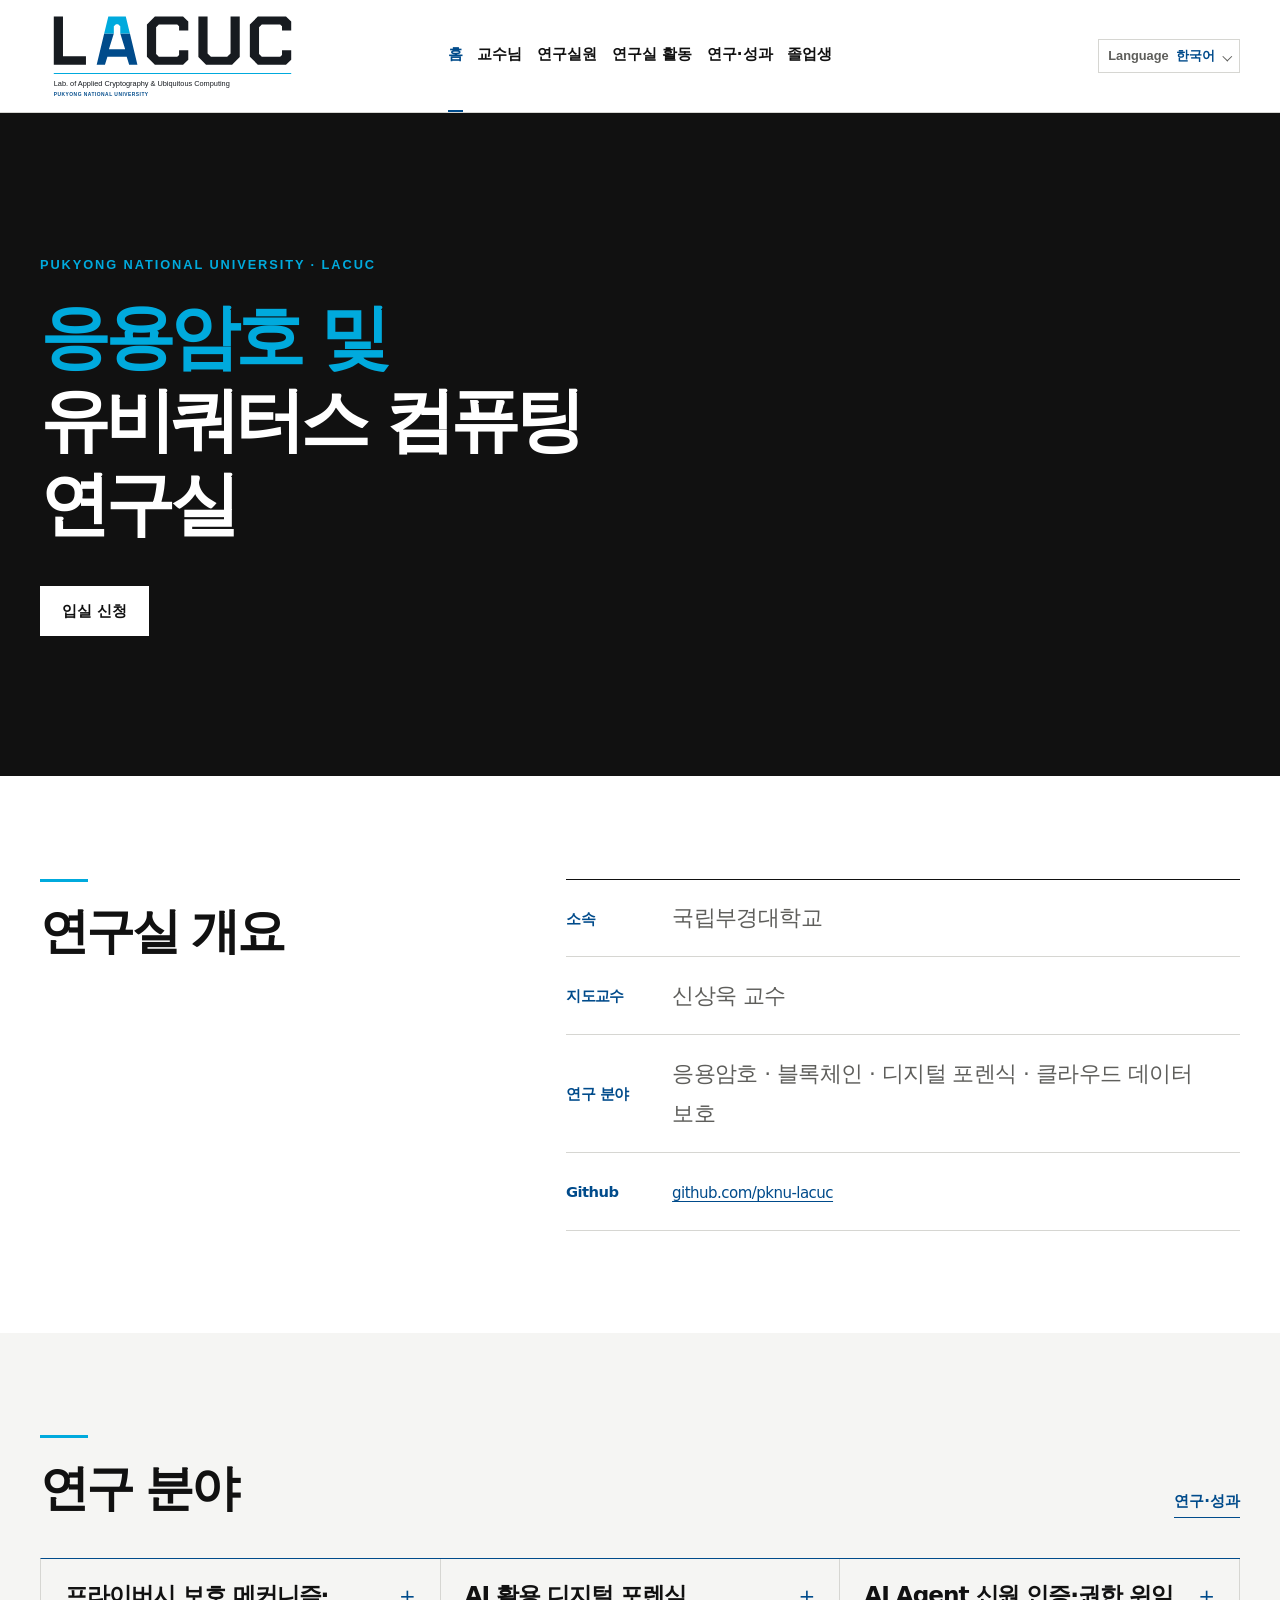
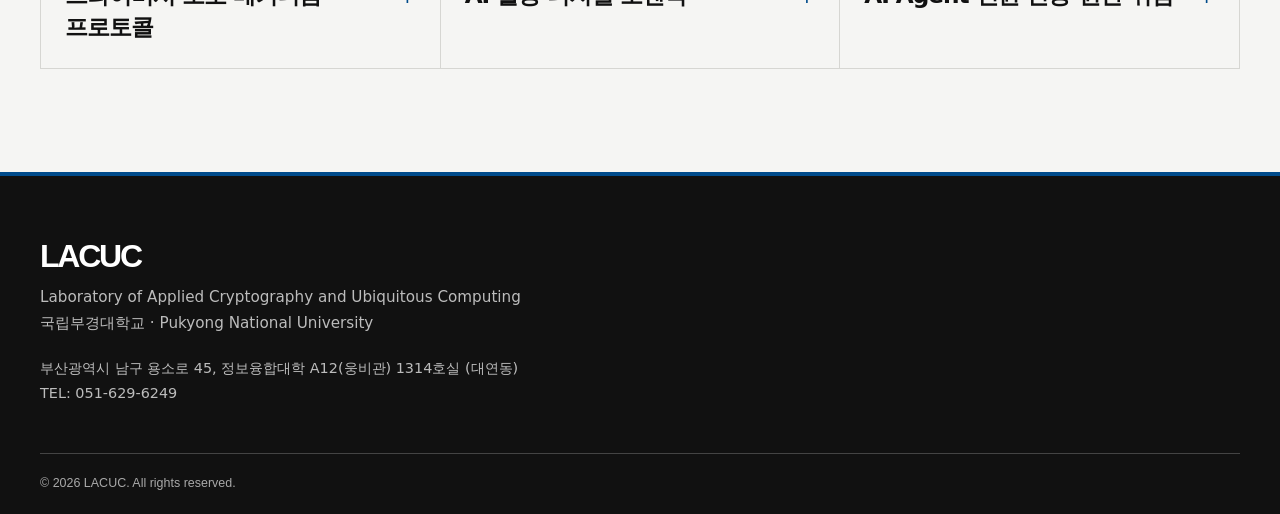
<file: site/index.html>
<!doctype html>
<html lang="ko">
<head>
  <meta charset="utf-8">
  <meta name="viewport" content="width=device-width, initial-scale=1">
  <meta name="description" content="국립부경대학교 응용암호 및 유비쿼터스 컴퓨팅 연구실 LACUC. 지도교수, 구성원, 연구 분야와 논문을 소개합니다.">
  <title>LACUC | 응용암호 및 유비쿼터스 컴퓨팅 연구실</title>
  <meta property="og:type" content="website">
  <meta property="og:locale" content="ko_KR">
  <meta property="og:site_name" content="LACUC">
  <meta property="og:title" content="LACUC | 응용암호 및 유비쿼터스 컴퓨팅 연구실">
  <meta property="og:description" content="국립부경대학교 LACUC 연구실 홈페이지입니다.">
  <meta property="og:url" content="https://pknu-lacuc.github.io/">
  <meta property="og:image" content="https://pknu-lacuc.github.io/assets/share-preview.png">
  <meta property="og:image:type" content="image/png">
  <meta property="og:image:width" content="1200">
  <meta property="og:image:height" content="630">
  <meta property="og:image:alt" content="국립부경대학교 LACUC 로고">
  <meta name="twitter:card" content="summary_large_image">
  <meta name="twitter:title" content="LACUC | 응용암호 및 유비쿼터스 컴퓨팅 연구실">
  <meta name="twitter:description" content="국립부경대학교 LACUC 연구실 홈페이지입니다.">
  <meta name="twitter:image" content="https://pknu-lacuc.github.io/assets/share-preview.png">
  <link rel="icon" href="assets/brand/09-app-icon.svg" type="image/svg+xml">
  <link rel="stylesheet" href="assets/style.css">
  <script defer src="assets/main.js"></script>
</head>
<body>
  <a class="skip-link" href="#main">본문으로 이동</a>
  <header class="site-header">
    <div class="container header-inner">
      <a class="brand" href="index.html" aria-label="LACUC 홈으로 이동"><img src="assets/brand/05-signature.svg" alt="" width="265" height="103"></a>
      <button class="menu-toggle" type="button" aria-label="메뉴 열기" aria-controls="site-nav" aria-expanded="false"><span aria-hidden="true"></span></button>
      <nav class="site-nav" id="site-nav" aria-label="주 메뉴">
        <a href="index.html" aria-current="page">홈</a>
        <a href="professor.html">교수님</a>
        <a href="members.html">연구실원</a>
        <a href="activities.html">연구실 활동</a>
        <a href="research.html">연구·성과</a>
        <a href="alumni.html">졸업생</a>
      </nav>
      <details class="language-switch"><summary aria-label="Language: 한국어"><span class="language-label">Language</span><strong>한국어</strong></summary><div class="language-options"><a href="index.html" lang="ko" aria-current="page">한국어</a><a href="en/index.html" lang="en">English</a></div></details>
    </div>
  </header>
  <main id="main">
    <section class="hero" aria-labelledby="hero-title">
      <div class="container hero-inner">
        <p class="eyebrow light">Pukyong National University · LACUC</p>
        <h1 id="hero-title"><span class="hero-accent">응용암호 및</span><span>유비쿼터스 컴퓨팅</span><span>연구실</span></h1>
        <div class="hero-actions">
          <a class="button inverse" href="https://forms.gle/EFG9gLSX9TRuJ3Ts9" target="_blank" rel="noopener noreferrer" aria-label="입실 신청, 새 창에서 열기">입실 신청</a>
        </div>
      </div>
    </section>

    <section class="section" aria-labelledby="about-title">
      <div class="container intro-grid">
        <div><h2 class="section-title" id="about-title">연구실 개요</h2></div>
        <div class="intro-copy">
          <div class="rule-list" aria-label="연구실 개요">
            <div class="row"><strong>소속</strong><span>국립부경대학교</span></div>
            <div class="row"><strong>지도교수</strong><span>신상욱 교수</span></div>
            <div class="row"><strong>연구 분야</strong><span>응용암호 · 블록체인 · 디지털 포렌식 · 클라우드 데이터 보호</span></div>
            <div class="row"><strong>Github</strong><span><a href="https://github.com/pknu-lacuc" target="_blank" rel="noopener noreferrer" aria-label="LACUC Github, 새 창에서 열기">github.com/pknu-lacuc</a></span></div>
          </div>
        </div>
      </div>
    </section>

    <section class="section soft" aria-labelledby="research-title">
      <div class="container">
        <div class="section-head"><div><h2 id="research-title">연구 분야</h2></div><a class="text-link" href="research.html">연구·성과</a></div>
        <div class="research-grid">
          <a class="research-card" href="research.html#privacy"><h3>프라이버시 보호 메커니즘·프로토콜</h3><span class="card-corner" aria-hidden="true">+</span></a>
          <a class="research-card" href="research.html#ai-forensics"><h3>AI 활용 디지털 포렌식</h3><span class="card-corner" aria-hidden="true">+</span></a>
          <a class="research-card" href="research.html#agent-delegation"><h3>AI Agent 신원 인증·권한 위임</h3><span class="card-corner" aria-hidden="true">+</span></a>
        </div>
      </div>
    </section>
  </main>
  <footer class="site-footer">
    <div class="container footer-inner"><div class="footer-brand">LACUC</div><p class="footer-title">Laboratory of Applied Cryptography and Ubiquitous Computing<br>국립부경대학교 · <span lang="en">Pukyong National University</span></p><address class="footer-contact">부산광역시 남구 용소로 45, 정보융합대학 A12(웅비관) 1314호실 (대연동)<br><a href="tel:+82516296249">TEL: 051-629-6249</a></address></div>
    <div class="container footer-bottom"><span>© <span data-year>2026</span> LACUC. All rights reserved.</span></div>
  </footer>
</body>
</html>
</file>
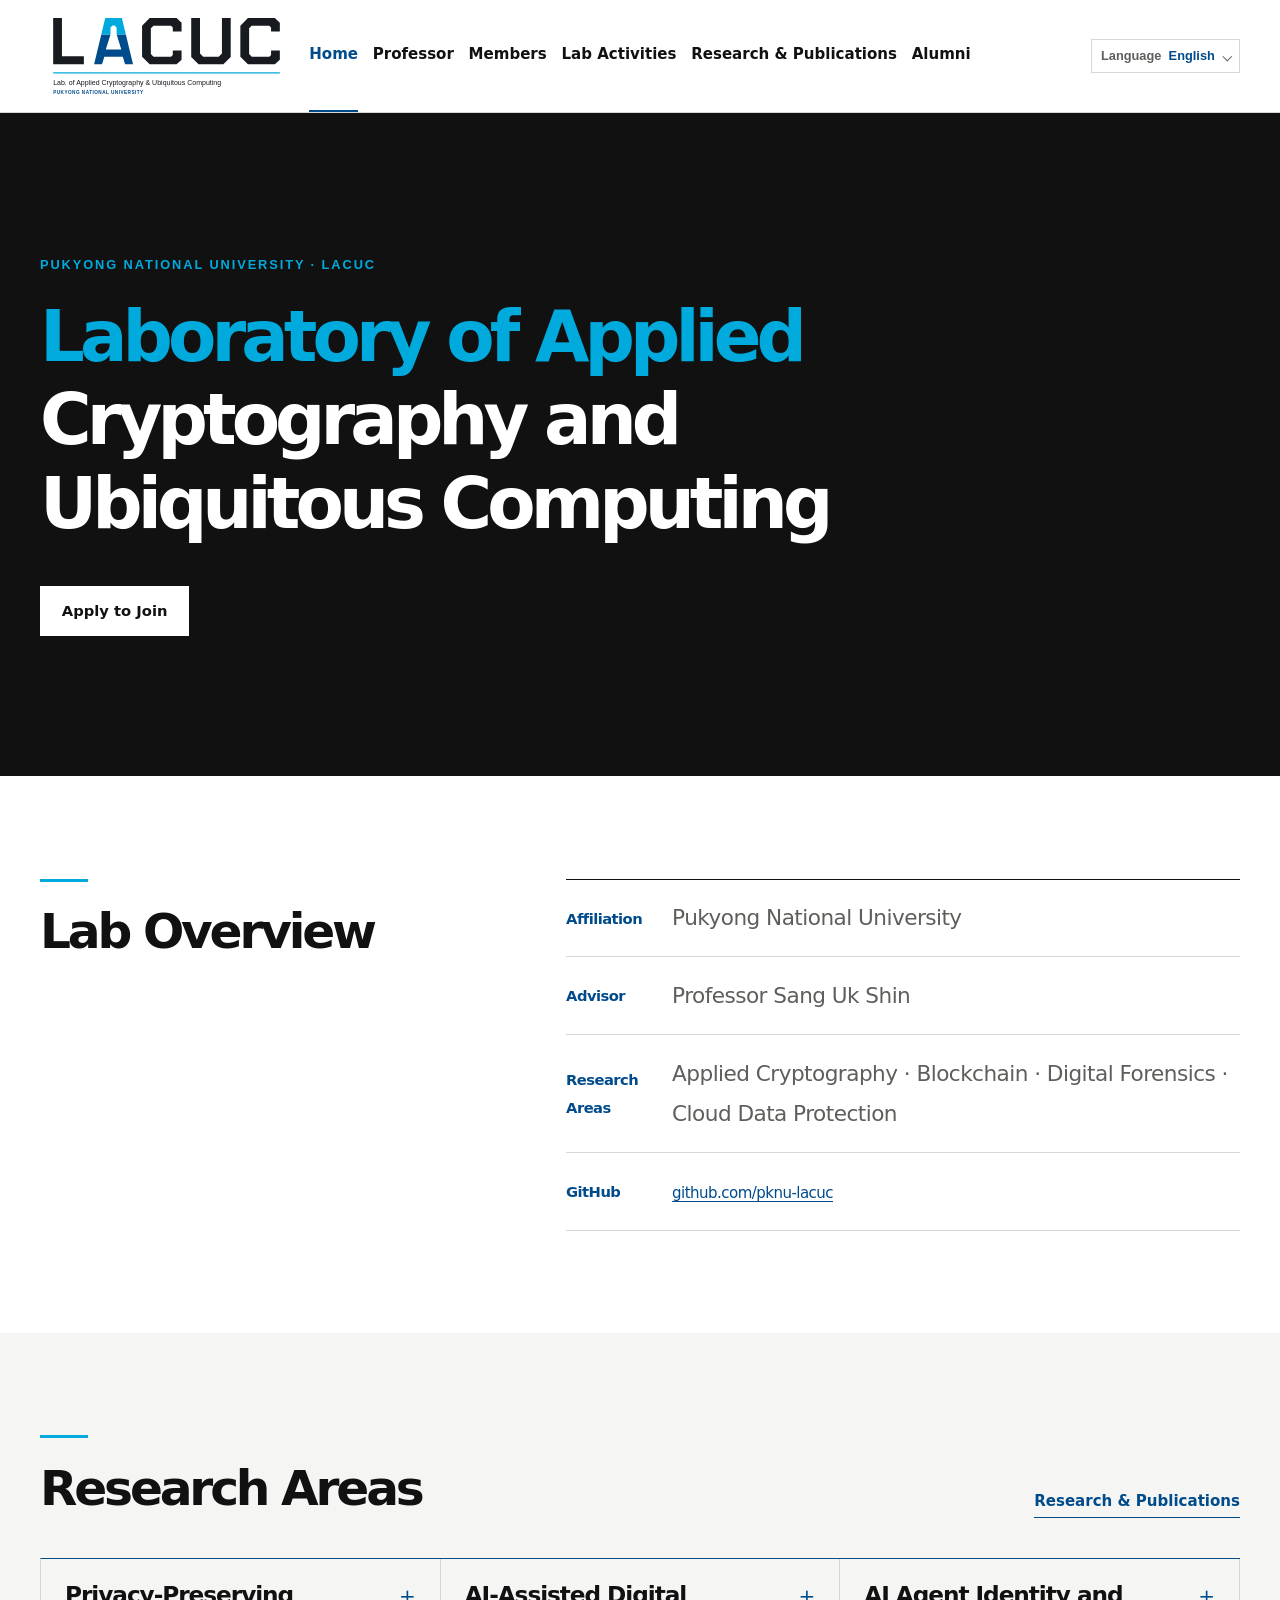
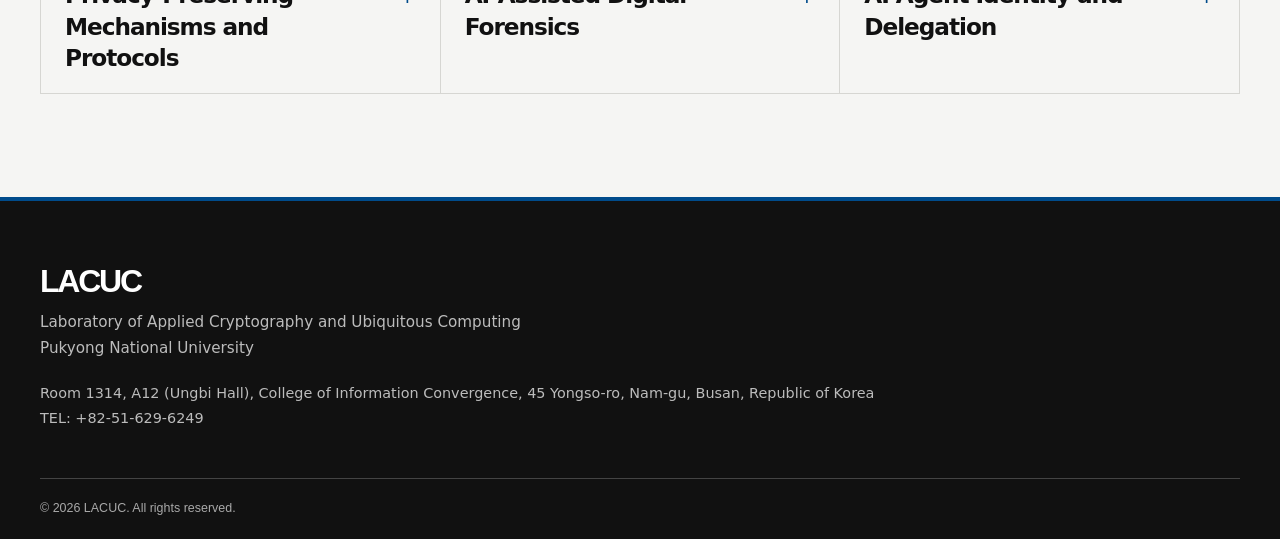
<file: site/en/index.html>
<!doctype html>
<html lang="en">
<head>
  <meta charset="utf-8">
  <meta name="viewport" content="width=device-width, initial-scale=1">
  <meta name="description" content="LACUC, the Laboratory of Applied Cryptography and Ubiquitous Computing at Pukyong National University. Meet our professor and members, and explore our research and publications.">
  <title>LACUC | Laboratory of Applied Cryptography and Ubiquitous Computing</title>
  <meta property="og:type" content="website">
  <meta property="og:locale" content="en_US">
  <meta property="og:site_name" content="LACUC">
  <meta property="og:title" content="LACUC | Laboratory of Applied Cryptography and Ubiquitous Computing">
  <meta property="og:description" content="LACUC is a research laboratory at Pukyong National University.">
  <meta property="og:url" content="https://pknu-lacuc.github.io/en/">
  <meta property="og:image" content="https://pknu-lacuc.github.io/assets/share-preview.png">
  <meta property="og:image:type" content="image/png">
  <meta property="og:image:width" content="1200">
  <meta property="og:image:height" content="630">
  <meta property="og:image:alt" content="Pukyong National University LACUC logo">
  <meta name="twitter:card" content="summary_large_image">
  <meta name="twitter:title" content="LACUC | Laboratory of Applied Cryptography and Ubiquitous Computing">
  <meta name="twitter:description" content="LACUC is a research laboratory at Pukyong National University.">
  <meta name="twitter:image" content="https://pknu-lacuc.github.io/assets/share-preview.png">
  <link rel="icon" href="../assets/brand/09-app-icon.svg" type="image/svg+xml">
  <link rel="stylesheet" href="../assets/style.css">
  <script defer src="../assets/main.js"></script>
</head>
<body>
  <a class="skip-link" href="#main">Skip to main content</a>
  <header class="site-header">
    <div class="container header-inner">
      <a class="brand" href="index.html" aria-label="Go to LACUC home"><img src="../assets/brand/05-signature.svg" alt="" width="265" height="103"></a>
      <button class="menu-toggle" type="button" aria-label="Open menu" aria-controls="site-nav" aria-expanded="false"><span aria-hidden="true"></span></button>
      <nav class="site-nav" id="site-nav" aria-label="Main navigation">
        <a href="index.html" aria-current="page">Home</a>
        <a href="professor.html">Professor</a>
        <a href="members.html">Members</a>
        <a href="activities.html">Lab Activities</a>
        <a href="research.html">Research &amp; Publications</a>
        <a href="alumni.html">Alumni</a>
      </nav>
      <details class="language-switch"><summary aria-label="Language: English"><span class="language-label">Language</span><strong>English</strong></summary><div class="language-options"><a href="../index.html" lang="ko">한국어</a><a href="index.html" lang="en" aria-current="page">English</a></div></details>
    </div>
  </header>
  <main id="main">
    <section class="hero" aria-labelledby="hero-title">
      <div class="container hero-inner">
        <p class="eyebrow light">Pukyong National University · LACUC</p>
        <h1 id="hero-title"><span class="hero-accent">Laboratory of Applied</span><span>Cryptography and</span><span>Ubiquitous Computing</span></h1>
        <div class="hero-actions">
          <a class="button inverse" href="https://forms.gle/EFG9gLSX9TRuJ3Ts9" target="_blank" rel="noopener noreferrer" aria-label="Apply to Join, opens in a new tab">Apply to Join</a>
        </div>
      </div>
    </section>

    <section class="section" aria-labelledby="about-title">
      <div class="container intro-grid">
        <div><h2 class="section-title" id="about-title">Lab Overview</h2></div>
        <div class="intro-copy">
          <div class="rule-list" aria-label="Lab overview">
            <div class="row"><strong>Affiliation</strong><span>Pukyong National University</span></div>
            <div class="row"><strong>Advisor</strong><span>Professor Sang Uk Shin</span></div>
            <div class="row"><strong>Research Areas</strong><span>Applied Cryptography · Blockchain · Digital Forensics · Cloud Data Protection</span></div>
            <div class="row"><strong>GitHub</strong><span><a href="https://github.com/pknu-lacuc" target="_blank" rel="noopener noreferrer" aria-label="LACUC GitHub, opens in a new tab">github.com/pknu-lacuc</a></span></div>
          </div>
        </div>
      </div>
    </section>

    <section class="section soft" aria-labelledby="research-title">
      <div class="container">
        <div class="section-head"><div><h2 id="research-title">Research Areas</h2></div><a class="text-link" href="research.html">Research &amp; Publications</a></div>
        <div class="research-grid">
          <a class="research-card" href="research.html#privacy"><h3>Privacy-Preserving Mechanisms and Protocols</h3><span class="card-corner" aria-hidden="true">+</span></a>
          <a class="research-card" href="research.html#ai-forensics"><h3>AI-Assisted Digital Forensics</h3><span class="card-corner" aria-hidden="true">+</span></a>
          <a class="research-card" href="research.html#agent-delegation"><h3>AI Agent Identity and Delegation</h3><span class="card-corner" aria-hidden="true">+</span></a>
        </div>
      </div>
    </section>
  </main>
  <footer class="site-footer">
    <div class="container footer-inner"><div class="footer-brand">LACUC</div><p class="footer-title">Laboratory of Applied Cryptography and Ubiquitous Computing<br>Pukyong National University</p><address class="footer-contact">Room 1314, A12 (Ungbi Hall), College of Information Convergence, 45 Yongso-ro, Nam-gu, Busan, Republic of Korea<br><a href="tel:+82516296249">TEL: +82-51-629-6249</a></address></div>
    <div class="container footer-bottom"><span>© <span data-year>2026</span> LACUC. All rights reserved.</span></div>
  </footer>
</body>
</html>
</file>
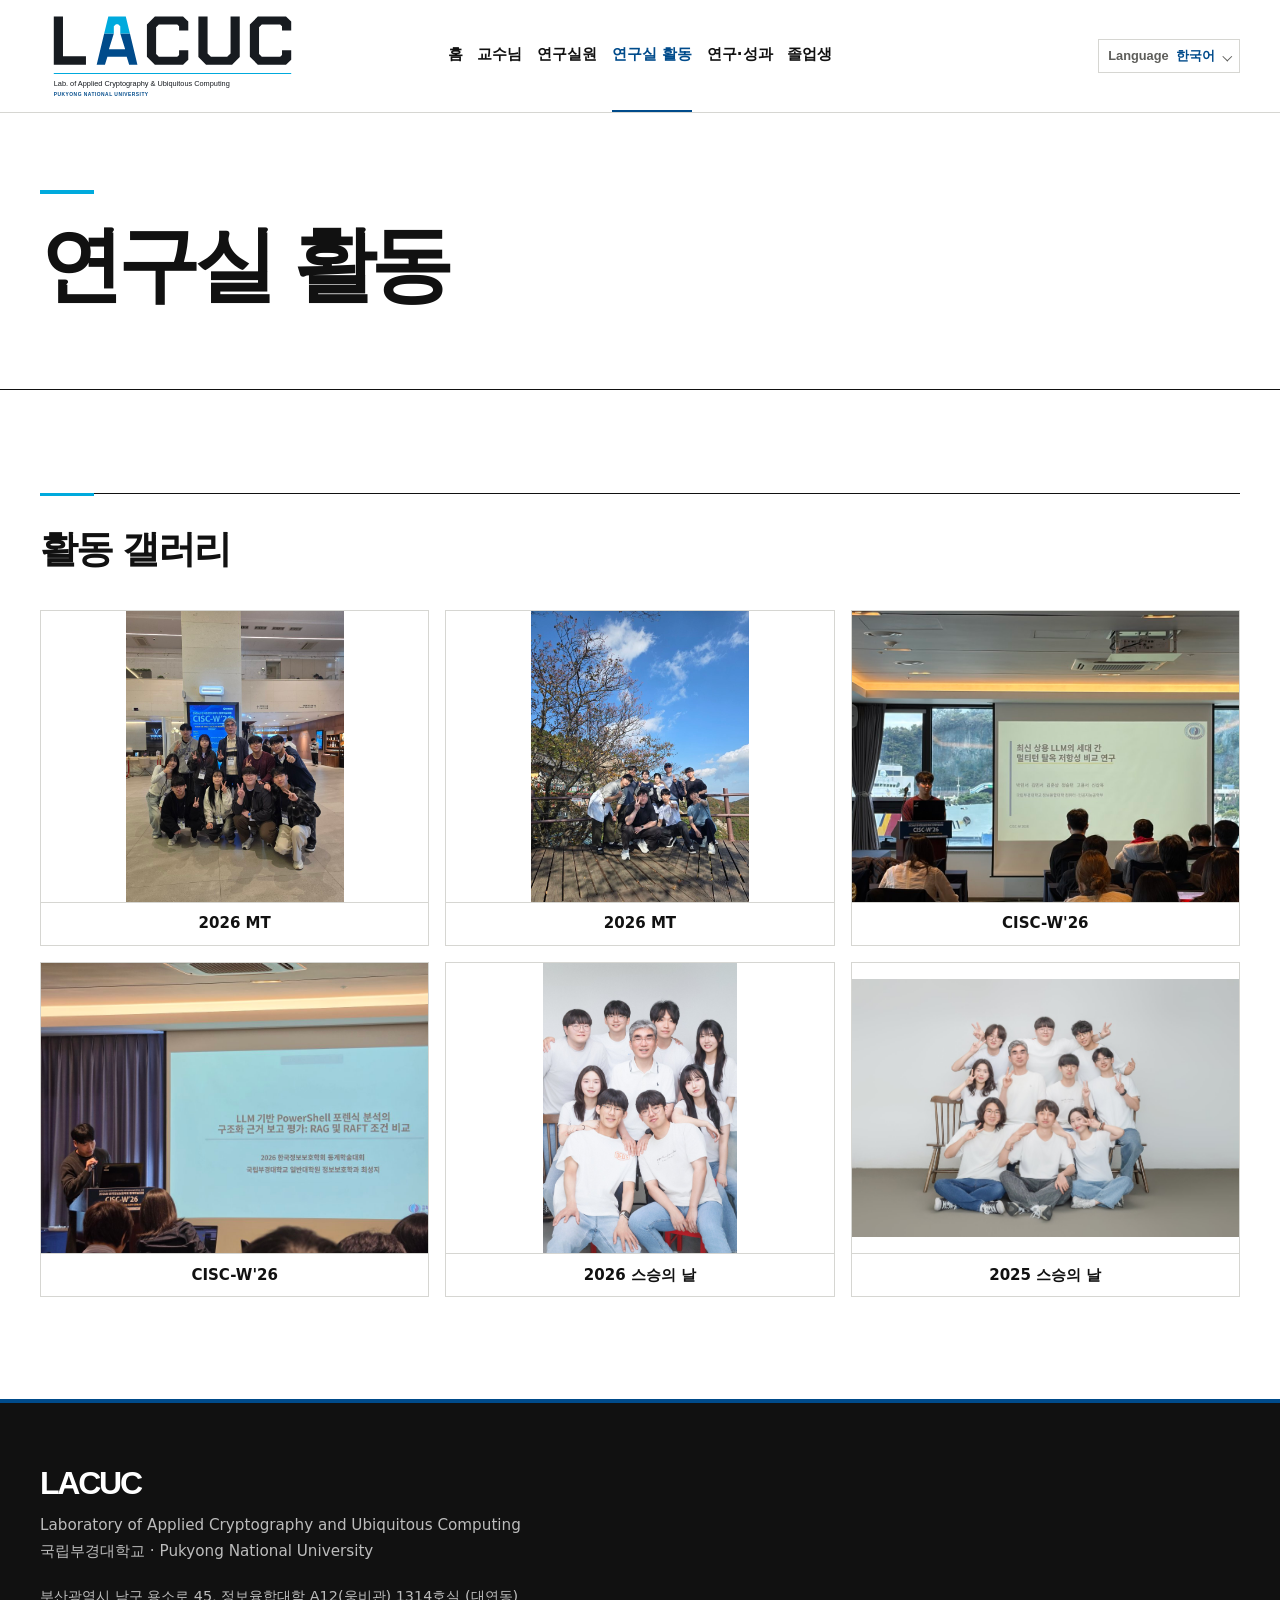
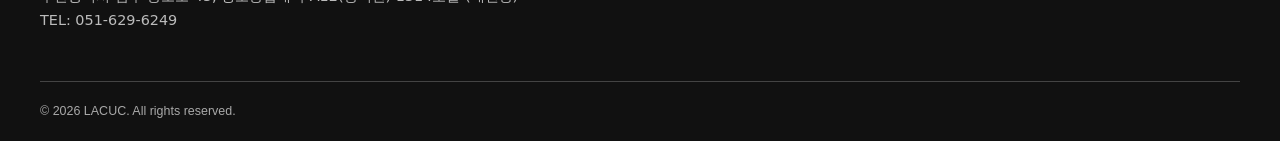
<file: site/activities.html>
<!doctype html>
<html lang="ko">
<head>
  <meta charset="utf-8">
  <meta name="viewport" content="width=device-width, initial-scale=1">
  <meta name="description" content="LACUC 연구실의 활동 갤러리를 소개합니다.">
  <title>연구실 활동 | LACUC</title>
  <meta property="og:type" content="website">
  <meta property="og:locale" content="ko_KR">
  <meta property="og:site_name" content="LACUC">
  <meta property="og:title" content="연구실 활동 | LACUC">
  <meta property="og:description" content="국립부경대학교 LACUC 연구실 홈페이지입니다.">
  <meta property="og:url" content="https://pknu-lacuc.github.io/activities.html">
  <meta property="og:image" content="https://pknu-lacuc.github.io/assets/share-preview.png">
  <meta property="og:image:type" content="image/png">
  <meta property="og:image:width" content="1200">
  <meta property="og:image:height" content="630">
  <meta property="og:image:alt" content="국립부경대학교 LACUC 로고">
  <meta name="twitter:card" content="summary_large_image">
  <meta name="twitter:title" content="연구실 활동 | LACUC">
  <meta name="twitter:description" content="국립부경대학교 LACUC 연구실 홈페이지입니다.">
  <meta name="twitter:image" content="https://pknu-lacuc.github.io/assets/share-preview.png">
  <link rel="icon" href="assets/brand/09-app-icon.svg" type="image/svg+xml">
  <link rel="stylesheet" href="assets/style.css">
  <script defer src="assets/main.js"></script>
</head>
<body>
  <a class="skip-link" href="#main">본문으로 이동</a>
  <header class="site-header"><div class="container header-inner">
    <a class="brand" href="index.html" aria-label="LACUC 홈으로 이동"><img src="assets/brand/05-signature.svg" alt="" width="265" height="103"></a>
    <button class="menu-toggle" type="button" aria-label="메뉴 열기" aria-controls="site-nav" aria-expanded="false"><span aria-hidden="true"></span></button>
    <nav class="site-nav" id="site-nav" aria-label="주 메뉴"><a href="index.html">홈</a><a href="professor.html">교수님</a><a href="members.html">연구실원</a><a href="activities.html" aria-current="page">연구실 활동</a><a href="research.html">연구·성과</a><a href="alumni.html">졸업생</a></nav>
      <details class="language-switch"><summary aria-label="Language: 한국어"><span class="language-label">Language</span><strong>한국어</strong></summary><div class="language-options"><a href="activities.html" lang="ko" aria-current="page">한국어</a><a href="en/activities.html" lang="en">English</a></div></details>
  </div></header>
  <main id="main">
    <section class="page-hero"><div class="container"><h1>연구실 활동</h1></div></section>
    <section class="section"><div class="container">
      <div class="subsection-head section-divider"><h2>활동 갤러리</h2></div>
      <div class="gallery-grid">
        <figure class="gallery-card"><img src="assets/gallery/gallery-2026-mt-1.jpg" alt="2026 MT 활동 사진 1" loading="lazy"><figcaption>2026 MT</figcaption></figure>
        <figure class="gallery-card"><img src="assets/gallery/gallery-2026-mt-2.jpg" alt="2026 MT 활동 사진 2" loading="lazy"><figcaption>2026 MT</figcaption></figure>
        <figure class="gallery-card"><img src="assets/gallery/gallery-cisc-w-26-1.jpg" alt="CISC-W'26 활동 사진 1" loading="lazy"><figcaption>CISC-W'26</figcaption></figure>
        <figure class="gallery-card"><img src="assets/gallery/gallery-cisc-w-26-2.jpg" alt="CISC-W'26 활동 사진 2" loading="lazy"><figcaption>CISC-W'26</figcaption></figure>
        <figure class="gallery-card"><img src="assets/gallery/gallery-2026-teachers-day.jpg" alt="2026 스승의 날 활동 사진" loading="lazy"><figcaption>2026 스승의 날</figcaption></figure>
        <figure class="gallery-card"><img src="assets/gallery/gallery-2025-teachers-day.jpg" alt="2025 스승의 날 활동 사진" loading="lazy"><figcaption>2025 스승의 날</figcaption></figure>
      </div>
    </div></section>
  </main>
  <footer class="site-footer"><div class="container footer-inner"><div class="footer-brand">LACUC</div><p class="footer-title">Laboratory of Applied Cryptography and Ubiquitous Computing<br>국립부경대학교 · <span lang="en">Pukyong National University</span></p><address class="footer-contact">부산광역시 남구 용소로 45, 정보융합대학 A12(웅비관) 1314호실 (대연동)<br><a href="tel:+82516296249">TEL: 051-629-6249</a></address></div><div class="container footer-bottom"><span>© <span data-year>2026</span> LACUC. All rights reserved.</span></div></footer>
</body>
</html>
</file>
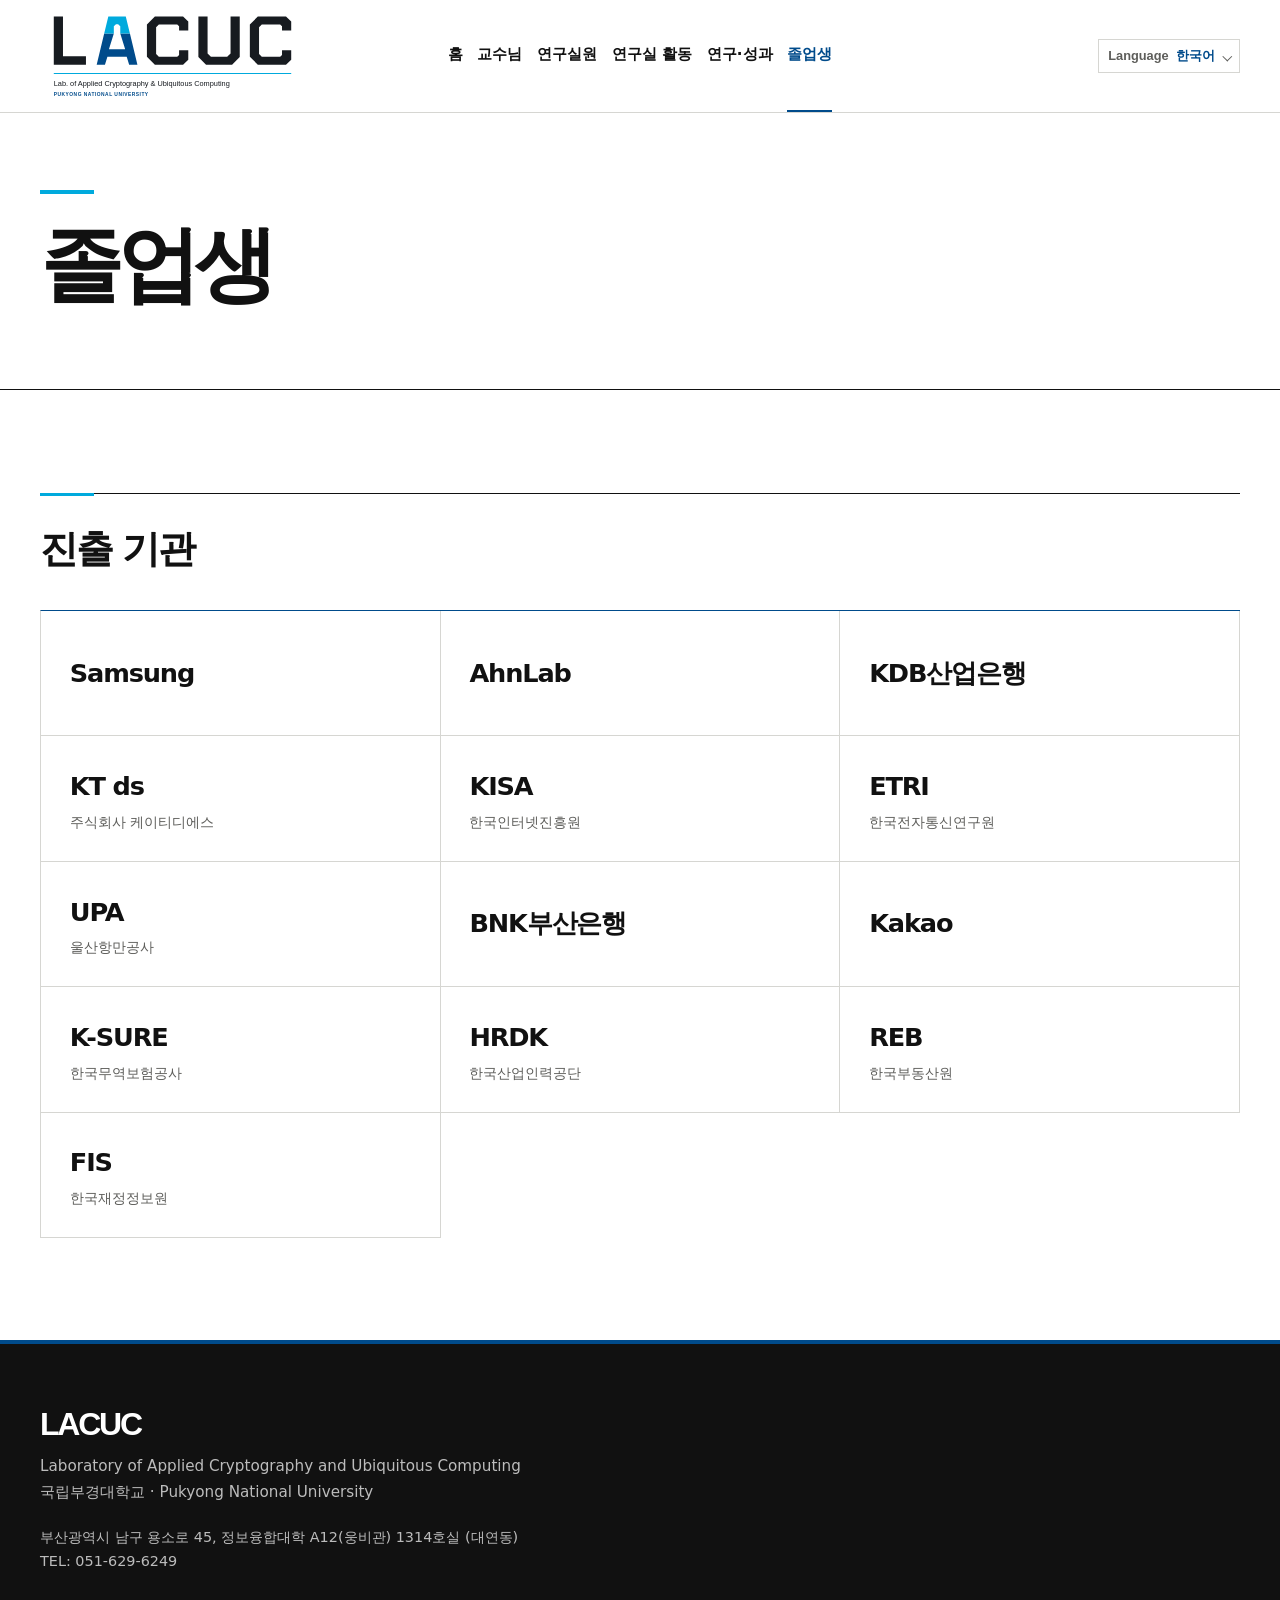
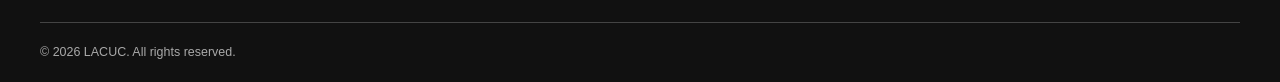
<file: site/alumni.html>
<!doctype html>
<html lang="ko">
<head>
  <meta charset="utf-8">
  <meta name="viewport" content="width=device-width, initial-scale=1">
  <meta name="description" content="LACUC 졸업생의 진출 기관을 소개합니다.">
  <title>졸업생 | LACUC</title>
  <meta property="og:type" content="website">
  <meta property="og:locale" content="ko_KR">
  <meta property="og:site_name" content="LACUC">
  <meta property="og:title" content="졸업생 | LACUC">
  <meta property="og:description" content="국립부경대학교 LACUC 연구실 홈페이지입니다.">
  <meta property="og:url" content="https://pknu-lacuc.github.io/alumni.html">
  <meta property="og:image" content="https://pknu-lacuc.github.io/assets/share-preview.png">
  <meta property="og:image:type" content="image/png">
  <meta property="og:image:width" content="1200">
  <meta property="og:image:height" content="630">
  <meta property="og:image:alt" content="국립부경대학교 LACUC 로고">
  <meta name="twitter:card" content="summary_large_image">
  <meta name="twitter:title" content="졸업생 | LACUC">
  <meta name="twitter:description" content="국립부경대학교 LACUC 연구실 홈페이지입니다.">
  <meta name="twitter:image" content="https://pknu-lacuc.github.io/assets/share-preview.png">
  <link rel="icon" href="assets/brand/09-app-icon.svg" type="image/svg+xml">
  <link rel="stylesheet" href="assets/style.css">
  <script defer src="assets/main.js"></script>
</head>
<body>
  <a class="skip-link" href="#main">본문으로 이동</a>
  <header class="site-header"><div class="container header-inner">
    <a class="brand" href="index.html" aria-label="LACUC 홈으로 이동"><img src="assets/brand/05-signature.svg" alt="" width="265" height="103"></a>
    <button class="menu-toggle" type="button" aria-label="메뉴 열기" aria-controls="site-nav" aria-expanded="false"><span aria-hidden="true"></span></button>
    <nav class="site-nav" id="site-nav" aria-label="주 메뉴"><a href="index.html">홈</a><a href="professor.html">교수님</a><a href="members.html">연구실원</a><a href="activities.html">연구실 활동</a><a href="research.html">연구·성과</a><a href="alumni.html" aria-current="page">졸업생</a></nav>
      <details class="language-switch"><summary aria-label="Language: 한국어"><span class="language-label">Language</span><strong>한국어</strong></summary><div class="language-options"><a href="alumni.html" lang="ko" aria-current="page">한국어</a><a href="en/alumni.html" lang="en">English</a></div></details>
  </div></header>
  <main id="main">
    <section class="page-hero"><div class="container"><h1>졸업생</h1></div></section>
    <section class="section"><div class="container"><div class="subsection-head section-divider"><h2>진출 기관</h2></div>
      <ul class="alumni-grid">
        <li>Samsung</li>
        <li>AhnLab</li>
        <li>KDB산업은행</li>
        <li><span>KT ds<small>주식회사 케이티디에스</small></span></li>
        <li><span>KISA<small>한국인터넷진흥원</small></span></li>
        <li><span>ETRI<small>한국전자통신연구원</small></span></li>
        <li><span>UPA<small>울산항만공사</small></span></li>
        <li>BNK부산은행</li>
        <li>Kakao</li>
        <li><span>K-SURE<small>한국무역보험공사</small></span></li>
        <li><span>HRDK<small>한국산업인력공단</small></span></li>
        <li><span>REB<small>한국부동산원</small></span></li>
        <li><span>FIS<small>한국재정정보원</small></span></li>
      </ul>
    </div></section>
  </main>
  <footer class="site-footer"><div class="container footer-inner"><div class="footer-brand">LACUC</div><p class="footer-title">Laboratory of Applied Cryptography and Ubiquitous Computing<br>국립부경대학교 · <span lang="en">Pukyong National University</span></p><address class="footer-contact">부산광역시 남구 용소로 45, 정보융합대학 A12(웅비관) 1314호실 (대연동)<br><a href="tel:+82516296249">TEL: 051-629-6249</a></address></div><div class="container footer-bottom"><span>© <span data-year>2026</span> LACUC. All rights reserved.</span></div></footer>
</body>
</html>
</file>
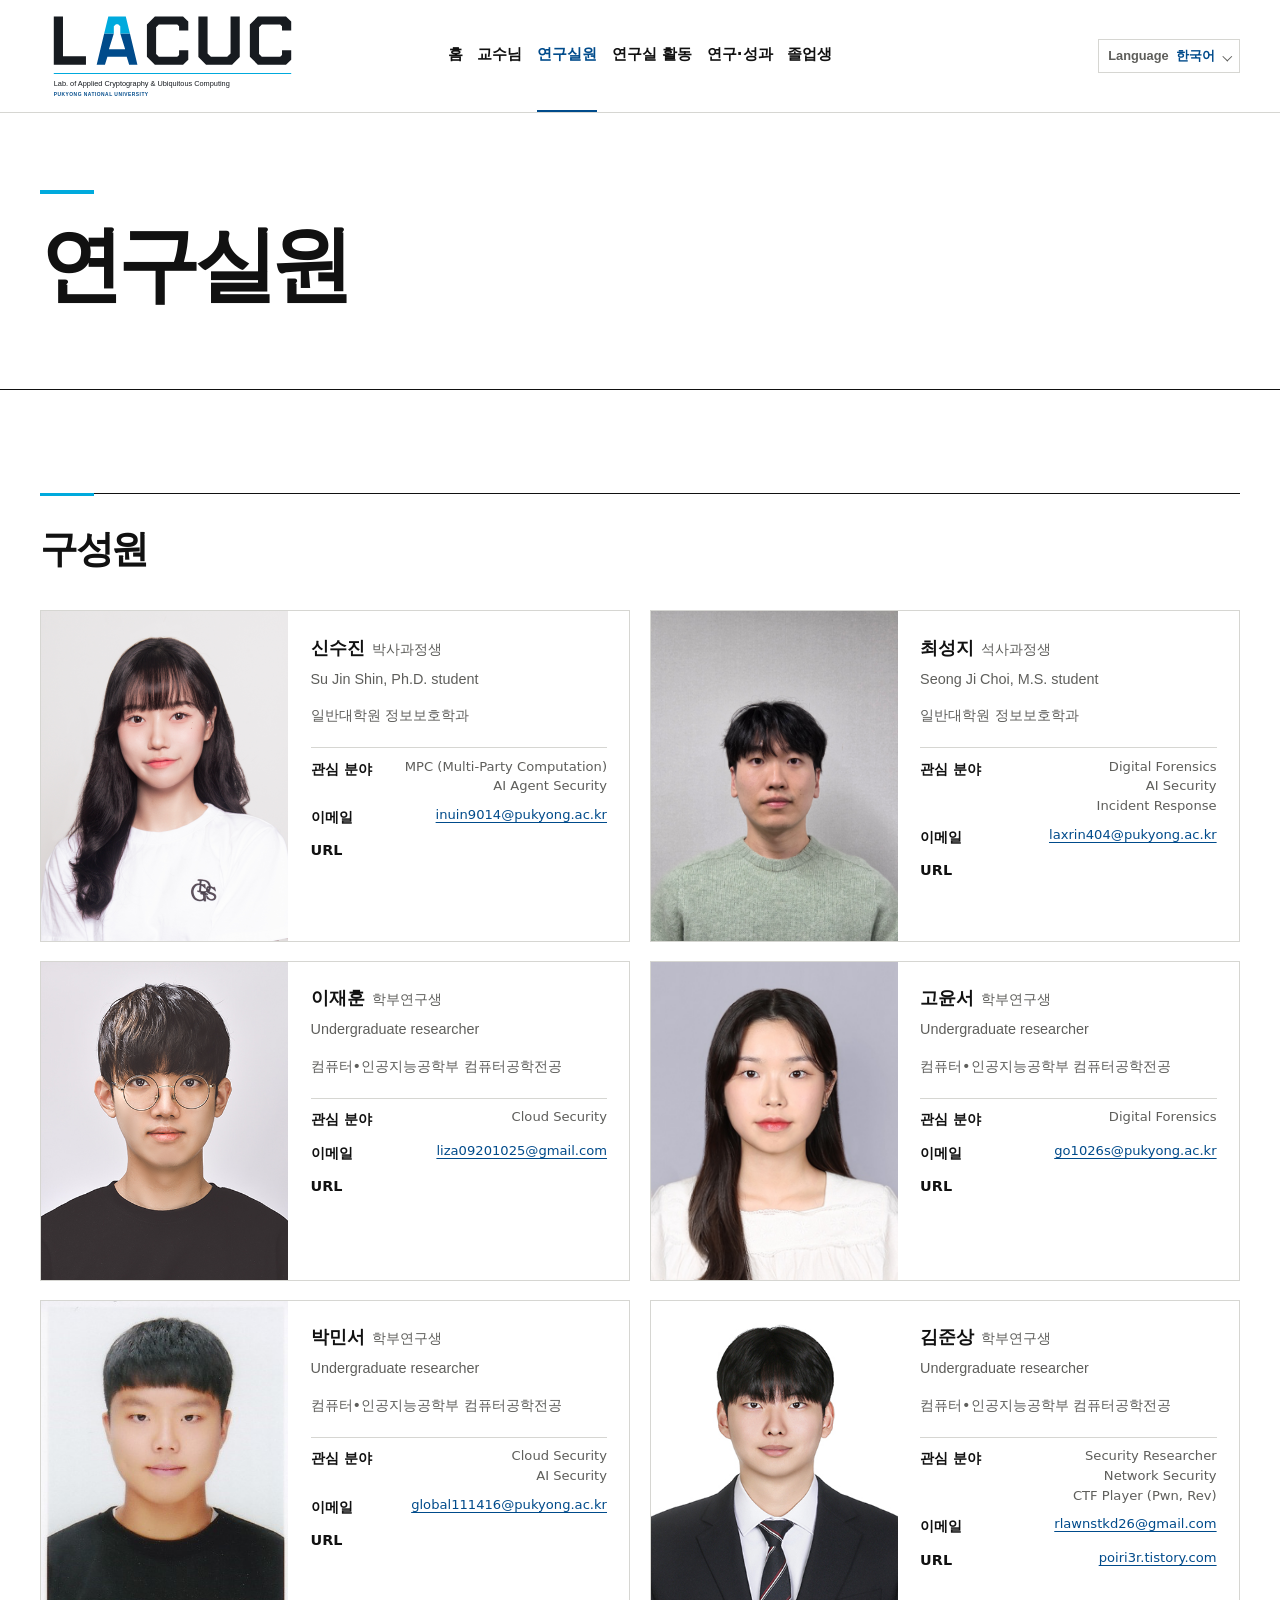
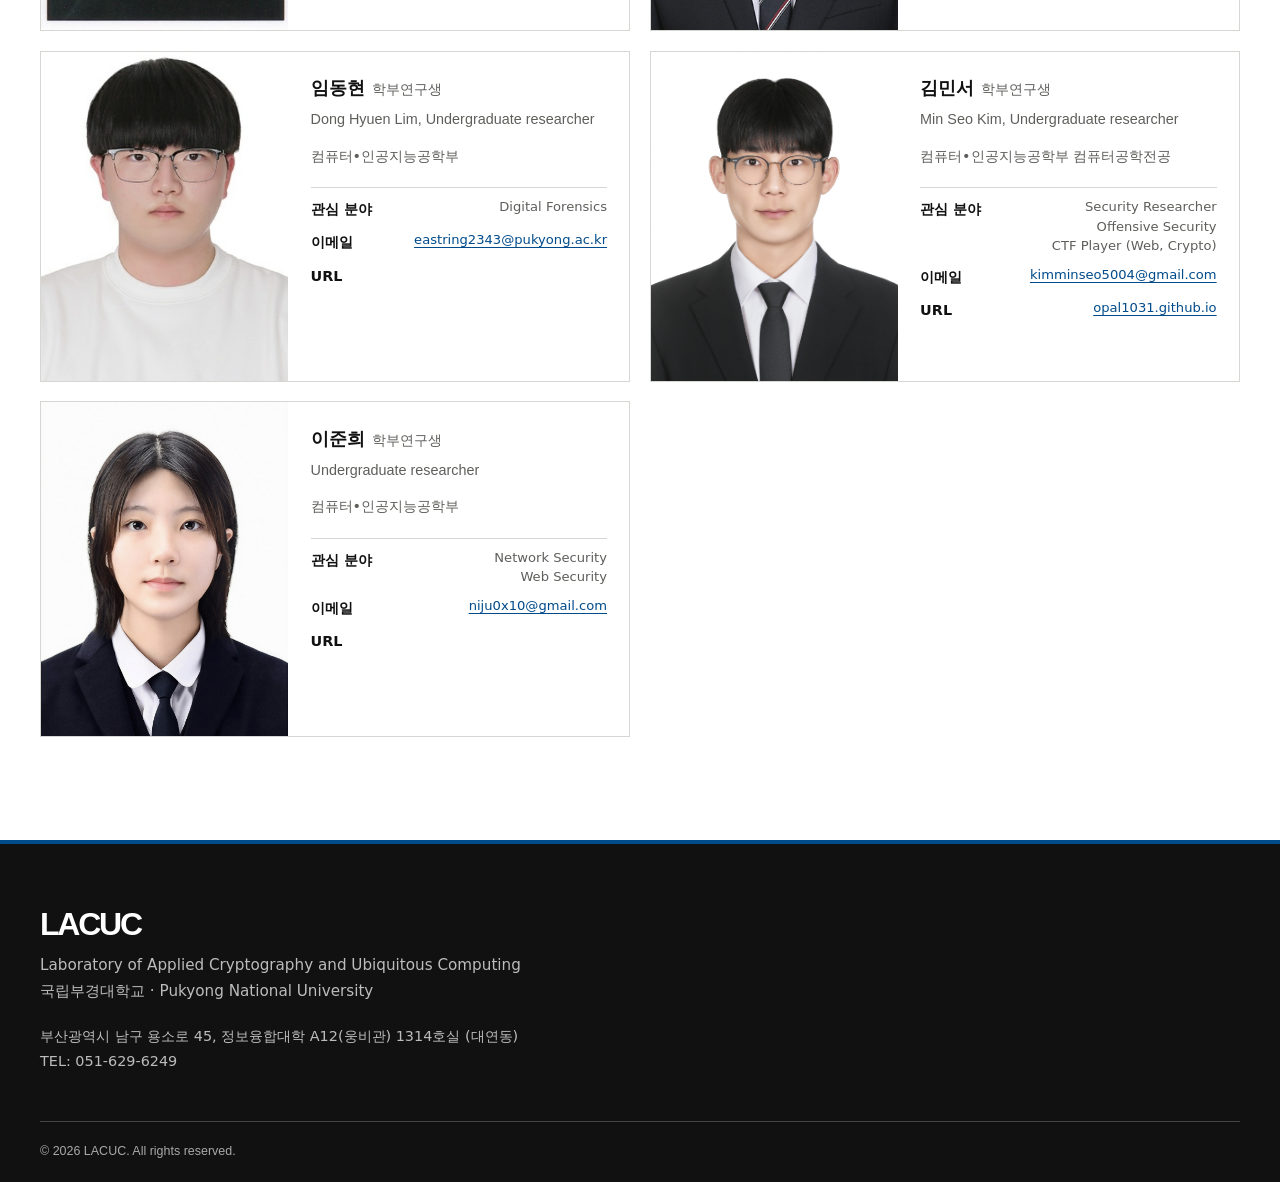
<file: site/members.html>
<!doctype html>
<html lang="ko">
<head>
  <meta charset="utf-8">
  <meta name="viewport" content="width=device-width, initial-scale=1">
  <meta name="description" content="국립부경대학교 LACUC 연구실원의 사진과 연구 관심 분야를 소개합니다.">
  <title>연구실원 | LACUC</title>
  <meta property="og:type" content="website">
  <meta property="og:locale" content="ko_KR">
  <meta property="og:site_name" content="LACUC">
  <meta property="og:title" content="연구실원 | LACUC">
  <meta property="og:description" content="국립부경대학교 LACUC 연구실 홈페이지입니다.">
  <meta property="og:url" content="https://pknu-lacuc.github.io/members.html">
  <meta property="og:image" content="https://pknu-lacuc.github.io/assets/share-preview.png">
  <meta property="og:image:type" content="image/png">
  <meta property="og:image:width" content="1200">
  <meta property="og:image:height" content="630">
  <meta property="og:image:alt" content="국립부경대학교 LACUC 로고">
  <meta name="twitter:card" content="summary_large_image">
  <meta name="twitter:title" content="연구실원 | LACUC">
  <meta name="twitter:description" content="국립부경대학교 LACUC 연구실 홈페이지입니다.">
  <meta name="twitter:image" content="https://pknu-lacuc.github.io/assets/share-preview.png">
  <link rel="icon" href="assets/brand/09-app-icon.svg" type="image/svg+xml">
  <link rel="stylesheet" href="assets/style.css">
  <script defer src="assets/main.js"></script>
</head>
<body>
  <a class="skip-link" href="#main">본문으로 이동</a>
  <header class="site-header"><div class="container header-inner">
    <a class="brand" href="index.html" aria-label="LACUC 홈으로 이동"><img src="assets/brand/05-signature.svg" alt="" width="265" height="103"></a>
    <button class="menu-toggle" type="button" aria-label="메뉴 열기" aria-controls="site-nav" aria-expanded="false"><span aria-hidden="true"></span></button>
    <nav class="site-nav" id="site-nav" aria-label="주 메뉴"><a href="index.html">홈</a><a href="professor.html">교수님</a><a href="members.html" aria-current="page">연구실원</a><a href="activities.html">연구실 활동</a><a href="research.html">연구·성과</a><a href="alumni.html">졸업생</a></nav>
      <details class="language-switch"><summary aria-label="Language: 한국어"><span class="language-label">Language</span><strong>한국어</strong></summary><div class="language-options"><a href="members.html" lang="ko" aria-current="page">한국어</a><a href="en/members.html" lang="en">English</a></div></details>
  </div></header>
  <main id="main">
    <section class="page-hero"><div class="container"><h1>연구실원</h1></div></section>
    <section class="section"><div class="container"><div class="subsection-head section-divider"><h2>구성원</h2></div>
      <div class="member-grid">
        <article class="member-card">
          <img src="assets/members/member-shin-su-jin.png" alt="신수진 사진" loading="lazy">
          <div class="card-body">
            <div class="member-name-row"><h3>신수진</h3><p class="member-role">박사과정생</p></div>
            <p class="romanized" lang="en">Su Jin Shin, Ph.D. student</p>
            <p class="member-course">일반대학원 정보보호학과</p>
            <dl>
              <div><dt>관심 분야</dt><dd class="member-interests"><span>MPC (Multi-Party Computation)</span><span>AI Agent Security</span></dd></div>
              <div><dt>이메일</dt><dd><button class="email-copy" type="button" data-copy-email="inuin9014@pukyong.ac.kr" title="이메일 복사">inuin9014@pukyong.ac.kr</button><span class="copy-feedback" role="status"></span></dd></div>
              <div><dt>URL</dt><dd></dd></div>
            </dl>
          </div>
        </article>
        <article class="member-card">
          <img src="assets/members/member-choi-seong-ji.png" alt="최성지 사진" loading="lazy">
          <div class="card-body">
            <div class="member-name-row"><h3>최성지</h3><p class="member-role">석사과정생</p></div>
            <p class="romanized" lang="en">Seong Ji Choi, M.S. student</p>
            <p class="member-course">일반대학원 정보보호학과</p>
            <dl>
              <div><dt>관심 분야</dt><dd class="member-interests"><span>Digital Forensics</span><span>AI Security</span><span>Incident Response</span></dd></div>
              <div><dt>이메일</dt><dd><button class="email-copy" type="button" data-copy-email="laxrin404@pukyong.ac.kr" title="이메일 복사">laxrin404@pukyong.ac.kr</button><span class="copy-feedback" role="status"></span></dd></div>
              <div><dt>URL</dt><dd></dd></div>
            </dl>
          </div>
        </article>
        <article class="member-card">
          <img src="assets/members/member-lee-jae-hoon.png" alt="이재훈 사진" loading="lazy">
          <div class="card-body">
            <div class="member-name-row"><h3>이재훈</h3><p class="member-role">학부연구생</p></div>
            <p class="romanized" lang="en">Undergraduate researcher</p>
            <p class="member-course">컴퓨터•인공지능공학부 컴퓨터공학전공</p>
            <dl>
              <div><dt>관심 분야</dt><dd>Cloud Security</dd></div>
              <div><dt>이메일</dt><dd><button class="email-copy" type="button" data-copy-email="liza09201025@gmail.com" title="이메일 복사">liza09201025@gmail.com</button><span class="copy-feedback" role="status"></span></dd></div>
              <div><dt>URL</dt><dd></dd></div>
            </dl>
          </div>
        </article>
        <article class="member-card">
          <img src="assets/members/member-go-yun-seo.png" alt="고윤서 사진" loading="lazy">
          <div class="card-body">
            <div class="member-name-row"><h3>고윤서</h3><p class="member-role">학부연구생</p></div>
            <p class="romanized" lang="en">Undergraduate researcher</p>
            <p class="member-course">컴퓨터•인공지능공학부 컴퓨터공학전공</p>
            <dl>
              <div><dt>관심 분야</dt><dd>Digital Forensics</dd></div>
              <div><dt>이메일</dt><dd><button class="email-copy" type="button" data-copy-email="go1026s@pukyong.ac.kr" title="이메일 복사">go1026s@pukyong.ac.kr</button><span class="copy-feedback" role="status"></span></dd></div>
              <div><dt>URL</dt><dd></dd></div>
            </dl>
          </div>
        </article>
        <article class="member-card">
          <img src="assets/members/member-park-min-seo.png" alt="박민서 사진" loading="lazy">
          <div class="card-body">
            <div class="member-name-row"><h3>박민서</h3><p class="member-role">학부연구생</p></div>
            <p class="romanized" lang="en">Undergraduate researcher</p>
            <p class="member-course">컴퓨터•인공지능공학부 컴퓨터공학전공</p>
            <dl>
              <div><dt>관심 분야</dt><dd class="member-interests"><span>Cloud Security</span><span>AI Security</span></dd></div>
              <div><dt>이메일</dt><dd><button class="email-copy" type="button" data-copy-email="global111416@pukyong.ac.kr" title="이메일 복사">global111416@pukyong.ac.kr</button><span class="copy-feedback" role="status"></span></dd></div>
              <div><dt>URL</dt><dd></dd></div>
            </dl>
          </div>
        </article>
        <article class="member-card">
          <img src="assets/members/member-kim-jun-sang.png" alt="김준상 사진" loading="lazy">
          <div class="card-body">
            <div class="member-name-row"><h3>김준상</h3><p class="member-role">학부연구생</p></div>
            <p class="romanized" lang="en">Undergraduate researcher</p>
            <p class="member-course">컴퓨터•인공지능공학부 컴퓨터공학전공</p>
            <dl>
              <div><dt>관심 분야</dt><dd class="member-interests"><span>Security Researcher</span><span>Network Security</span><span>CTF Player (Pwn, Rev)</span></dd></div>
              <div><dt>이메일</dt><dd><button class="email-copy" type="button" data-copy-email="rlawnstkd26@gmail.com" title="이메일 복사">rlawnstkd26@gmail.com</button><span class="copy-feedback" role="status"></span></dd></div>
              <div><dt>URL</dt><dd><a href="https://poiri3r.tistory.com/" target="_blank" rel="noopener noreferrer" aria-label="김준상 블로그, 새 창에서 열기">poiri3r.tistory.com</a></dd></div>
            </dl>
          </div>
        </article>
        <article class="member-card">
          <img src="assets/members/member-lim-dong-hyuen.png" alt="임동현 사진" loading="lazy">
          <div class="card-body">
            <div class="member-name-row"><h3>임동현</h3><p class="member-role">학부연구생</p></div>
            <p class="romanized" lang="en">Dong Hyuen Lim, Undergraduate researcher</p>
            <p class="member-course">컴퓨터•인공지능공학부</p>
            <dl>
              <div><dt>관심 분야</dt><dd>Digital Forensics</dd></div>
              <div><dt>이메일</dt><dd><button class="email-copy" type="button" data-copy-email="eastring2343@pukyong.ac.kr" title="이메일 복사">eastring2343@pukyong.ac.kr</button><span class="copy-feedback" role="status"></span></dd></div>
              <div><dt>URL</dt><dd></dd></div>
            </dl>
          </div>
        </article>
        <article class="member-card">
          <img src="assets/members/member-kim-min-seo.png" alt="김민서 사진" loading="lazy">
          <div class="card-body">
            <div class="member-name-row"><h3>김민서</h3><p class="member-role">학부연구생</p></div>
            <p class="romanized" lang="en">Min Seo Kim, Undergraduate researcher</p>
            <p class="member-course">컴퓨터•인공지능공학부 컴퓨터공학전공</p>
            <dl>
              <div><dt>관심 분야</dt><dd class="member-interests"><span>Security Researcher</span><span>Offensive Security</span><span>CTF Player (Web, Crypto)</span></dd></div>
              <div><dt>이메일</dt><dd><button class="email-copy" type="button" data-copy-email="kimminseo5004@gmail.com" title="이메일 복사">kimminseo5004@gmail.com</button><span class="copy-feedback" role="status"></span></dd></div>
              <div><dt>URL</dt><dd><a href="https://opal1031.github.io/" target="_blank" rel="noopener noreferrer" aria-label="김민서 개인 홈페이지, 새 창에서 열기">opal1031.github.io</a></dd></div>
            </dl>
          </div>
        </article>
        <article class="member-card">
          <img src="assets/members/member-lee-jun-hee.png" alt="이준희 사진" loading="lazy">
          <div class="card-body">
            <div class="member-name-row"><h3>이준희</h3><p class="member-role">학부연구생</p></div>
            <p class="romanized" lang="en">Undergraduate researcher</p>
            <p class="member-course">컴퓨터•인공지능공학부</p>
            <dl>
              <div><dt>관심 분야</dt><dd class="member-interests"><span>Network Security</span><span>Web Security</span></dd></div>
              <div><dt>이메일</dt><dd><button class="email-copy" type="button" data-copy-email="niju0x10@gmail.com" title="이메일 복사">niju0x10@gmail.com</button><span class="copy-feedback" role="status"></span></dd></div>
              <div><dt>URL</dt><dd></dd></div>
            </dl>
          </div>
        </article>
      </div>
    </div></section>
  </main>
  <footer class="site-footer"><div class="container footer-inner"><div class="footer-brand">LACUC</div><p class="footer-title">Laboratory of Applied Cryptography and Ubiquitous Computing<br>국립부경대학교 · <span lang="en">Pukyong National University</span></p><address class="footer-contact">부산광역시 남구 용소로 45, 정보융합대학 A12(웅비관) 1314호실 (대연동)<br><a href="tel:+82516296249">TEL: 051-629-6249</a></address></div><div class="container footer-bottom"><span>© <span data-year>2026</span> LACUC. All rights reserved.</span></div></footer>
</body>
</html>
</file>
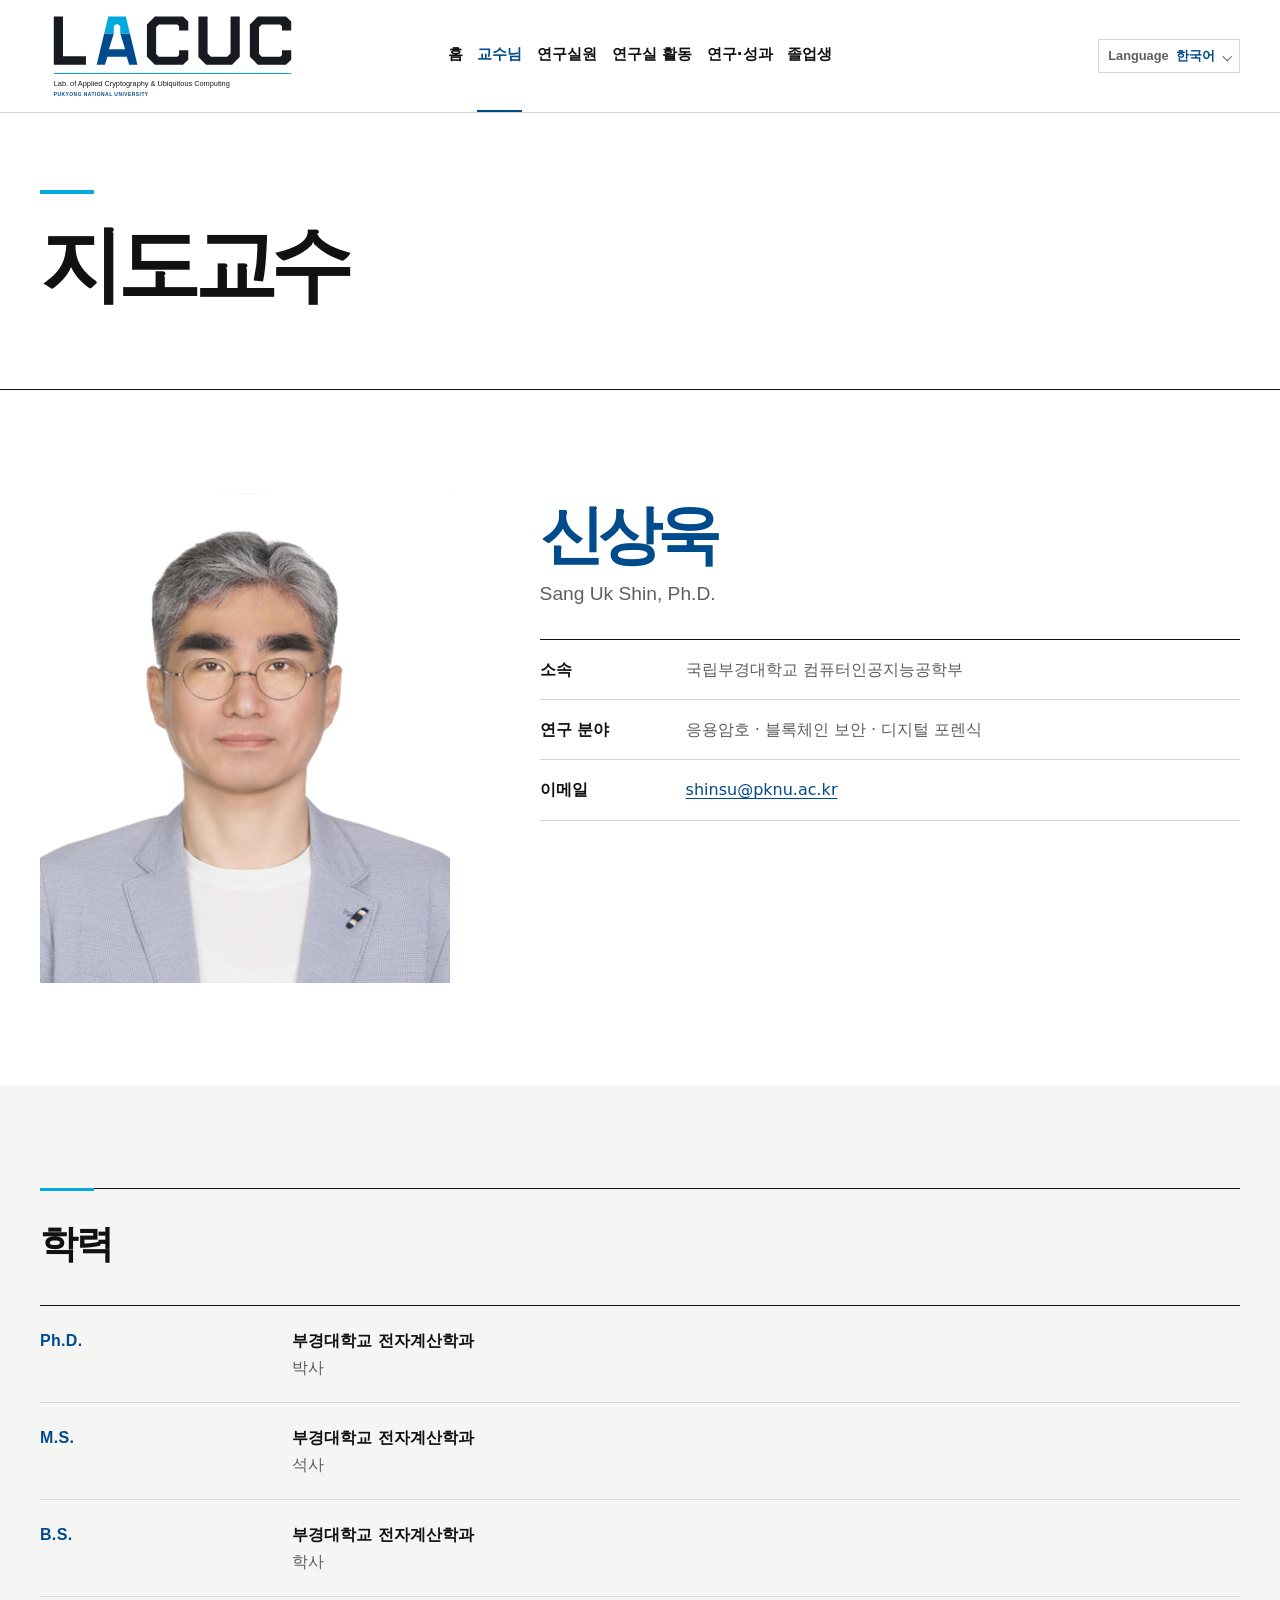
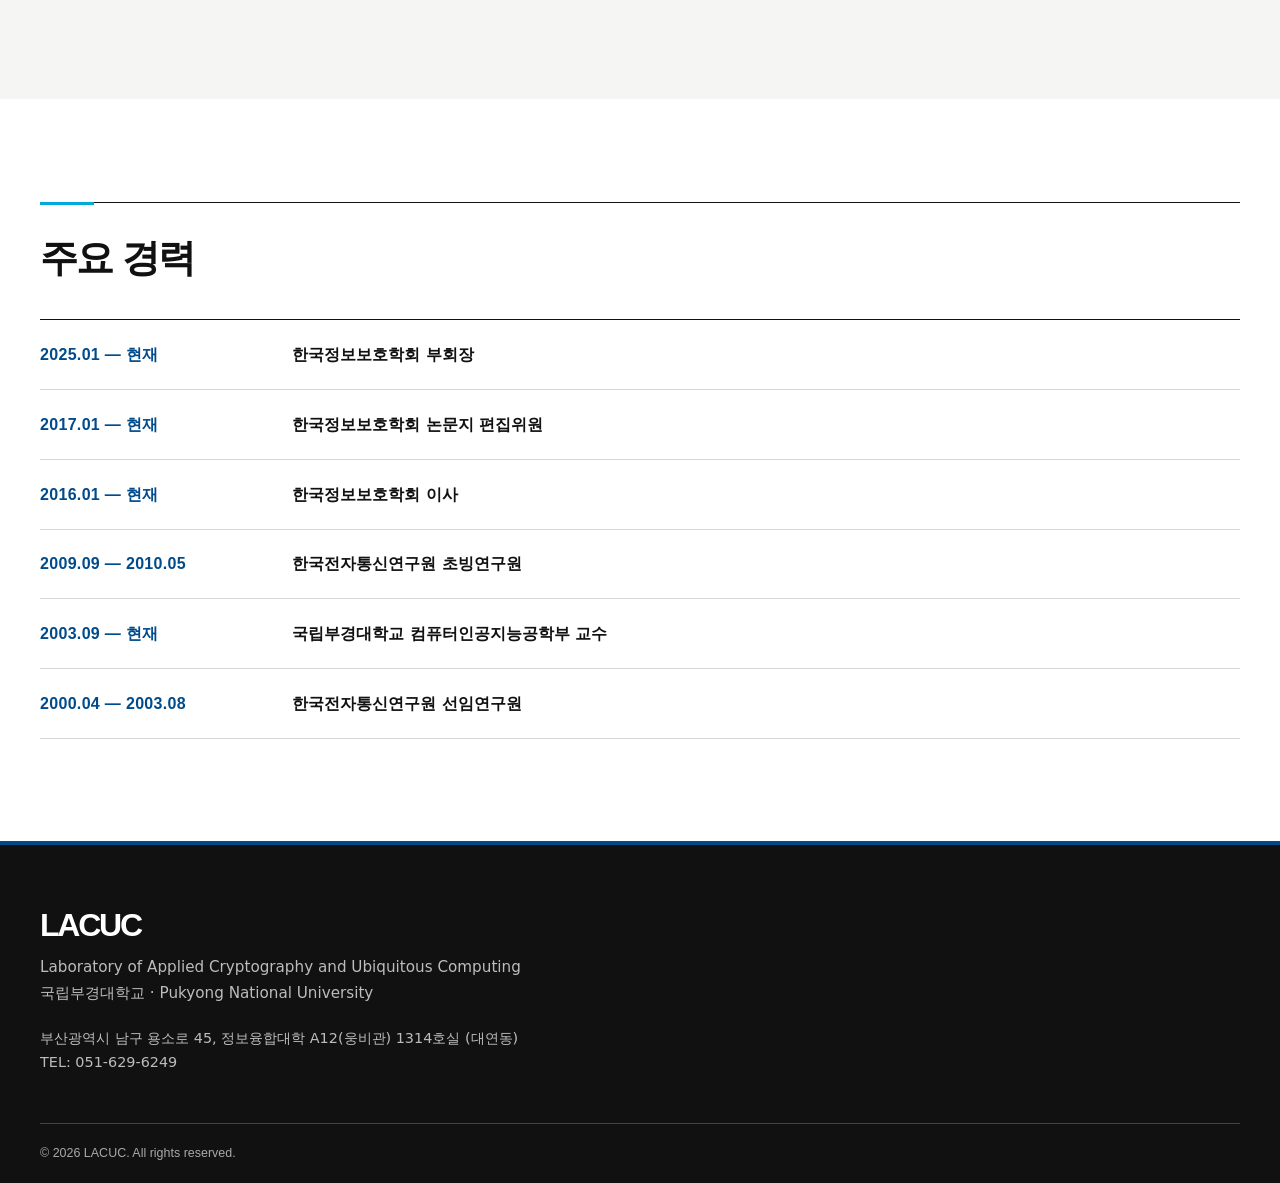
<file: site/professor.html>
<!doctype html>
<html lang="ko">
<head>
  <meta charset="utf-8">
  <meta name="viewport" content="width=device-width, initial-scale=1">
  <meta name="description" content="LACUC 지도교수 신상욱 교수의 사진, 학력, 경력과 연구 분야를 소개합니다.">
  <title>교수님 | LACUC</title>
  <meta property="og:type" content="website">
  <meta property="og:locale" content="ko_KR">
  <meta property="og:site_name" content="LACUC">
  <meta property="og:title" content="교수님 | LACUC">
  <meta property="og:description" content="국립부경대학교 LACUC 연구실 홈페이지입니다.">
  <meta property="og:url" content="https://pknu-lacuc.github.io/professor.html">
  <meta property="og:image" content="https://pknu-lacuc.github.io/assets/share-preview.png">
  <meta property="og:image:type" content="image/png">
  <meta property="og:image:width" content="1200">
  <meta property="og:image:height" content="630">
  <meta property="og:image:alt" content="국립부경대학교 LACUC 로고">
  <meta name="twitter:card" content="summary_large_image">
  <meta name="twitter:title" content="교수님 | LACUC">
  <meta name="twitter:description" content="국립부경대학교 LACUC 연구실 홈페이지입니다.">
  <meta name="twitter:image" content="https://pknu-lacuc.github.io/assets/share-preview.png">
  <link rel="icon" href="assets/brand/09-app-icon.svg" type="image/svg+xml">
  <link rel="stylesheet" href="assets/style.css">
  <script defer src="assets/main.js"></script>
</head>
<body>
  <a class="skip-link" href="#main">본문으로 이동</a>
  <header class="site-header"><div class="container header-inner">
    <a class="brand" href="index.html" aria-label="LACUC 홈으로 이동"><img src="assets/brand/05-signature.svg" alt="" width="265" height="103"></a>
    <button class="menu-toggle" type="button" aria-label="메뉴 열기" aria-controls="site-nav" aria-expanded="false"><span aria-hidden="true"></span></button>
    <nav class="site-nav" id="site-nav" aria-label="주 메뉴"><a href="index.html">홈</a><a href="professor.html" aria-current="page">교수님</a><a href="members.html">연구실원</a><a href="activities.html">연구실 활동</a><a href="research.html">연구·성과</a><a href="alumni.html">졸업생</a></nav>
      <details class="language-switch"><summary aria-label="Language: 한국어"><span class="language-label">Language</span><strong>한국어</strong></summary><div class="language-options"><a href="professor.html" lang="ko" aria-current="page">한국어</a><a href="en/professor.html" lang="en">English</a></div></details>
  </div></header>
  <main id="main">
    <section class="page-hero"><div class="container"><h1>지도교수</h1></div></section>
    <section class="section"><div class="container professor-layout">
      <figure class="professor-photo"><img src="assets/professor-shin.png" alt="신상욱 교수 인물 사진" width="392" height="490"></figure>
      <div class="professor-info"><h2>신상욱</h2><p class="romanized">Sang Uk Shin, Ph.D.</p>
        <dl class="detail-list"><div><dt>소속</dt><dd>국립부경대학교 컴퓨터인공지능공학부</dd></div><div><dt>연구 분야</dt><dd>응용암호 · 블록체인 보안 · 디지털 포렌식</dd></div><div><dt>이메일</dt><dd><button class="email-copy" type="button" data-copy-email="shinsu@pknu.ac.kr" title="이메일 복사" aria-label="shinsu@pknu.ac.kr 복사">shinsu@pknu.ac.kr</button><span class="copy-feedback" role="status"></span></dd></div></dl>
      </div>
    </div></section>
    <section class="section soft"><div class="container"><div class="subsection-head section-divider"><h2>학력</h2></div><div class="timeline"><div class="timeline-item"><div class="date">Ph.D.</div><p><strong>부경대학교 전자계산학과</strong><span>박사</span></p></div><div class="timeline-item"><div class="date">M.S.</div><p><strong>부경대학교 전자계산학과</strong><span>석사</span></p></div><div class="timeline-item"><div class="date">B.S.</div><p><strong>부경대학교 전자계산학과</strong><span>학사</span></p></div></div></div></section>
    <section class="section"><div class="container"><div class="subsection-head section-divider"><h2>주요 경력</h2></div><div class="timeline">
      <div class="timeline-item"><div class="date">2025.01 — 현재</div><p><strong>한국정보보호학회 부회장</strong></p></div>
      <div class="timeline-item"><div class="date">2017.01 — 현재</div><p><strong>한국정보보호학회 논문지 편집위원</strong></p></div>
      <div class="timeline-item"><div class="date">2016.01 — 현재</div><p><strong>한국정보보호학회 이사</strong></p></div>
      <div class="timeline-item"><div class="date">2009.09 — 2010.05</div><p><strong>한국전자통신연구원 초빙연구원</strong></p></div>
      <div class="timeline-item"><div class="date">2003.09 — 현재</div><p><strong>국립부경대학교 컴퓨터인공지능공학부 교수</strong></p></div>
      <div class="timeline-item"><div class="date">2000.04 — 2003.08</div><p><strong>한국전자통신연구원 선임연구원</strong></p></div>
    </div></div></section>
  </main>
  <footer class="site-footer"><div class="container footer-inner"><div class="footer-brand">LACUC</div><p class="footer-title">Laboratory of Applied Cryptography and Ubiquitous Computing<br>국립부경대학교 · <span lang="en">Pukyong National University</span></p><address class="footer-contact">부산광역시 남구 용소로 45, 정보융합대학 A12(웅비관) 1314호실 (대연동)<br><a href="tel:+82516296249">TEL: 051-629-6249</a></address></div><div class="container footer-bottom"><span>© <span data-year>2026</span> LACUC. All rights reserved.</span></div></footer>
</body>
</html>
</file>
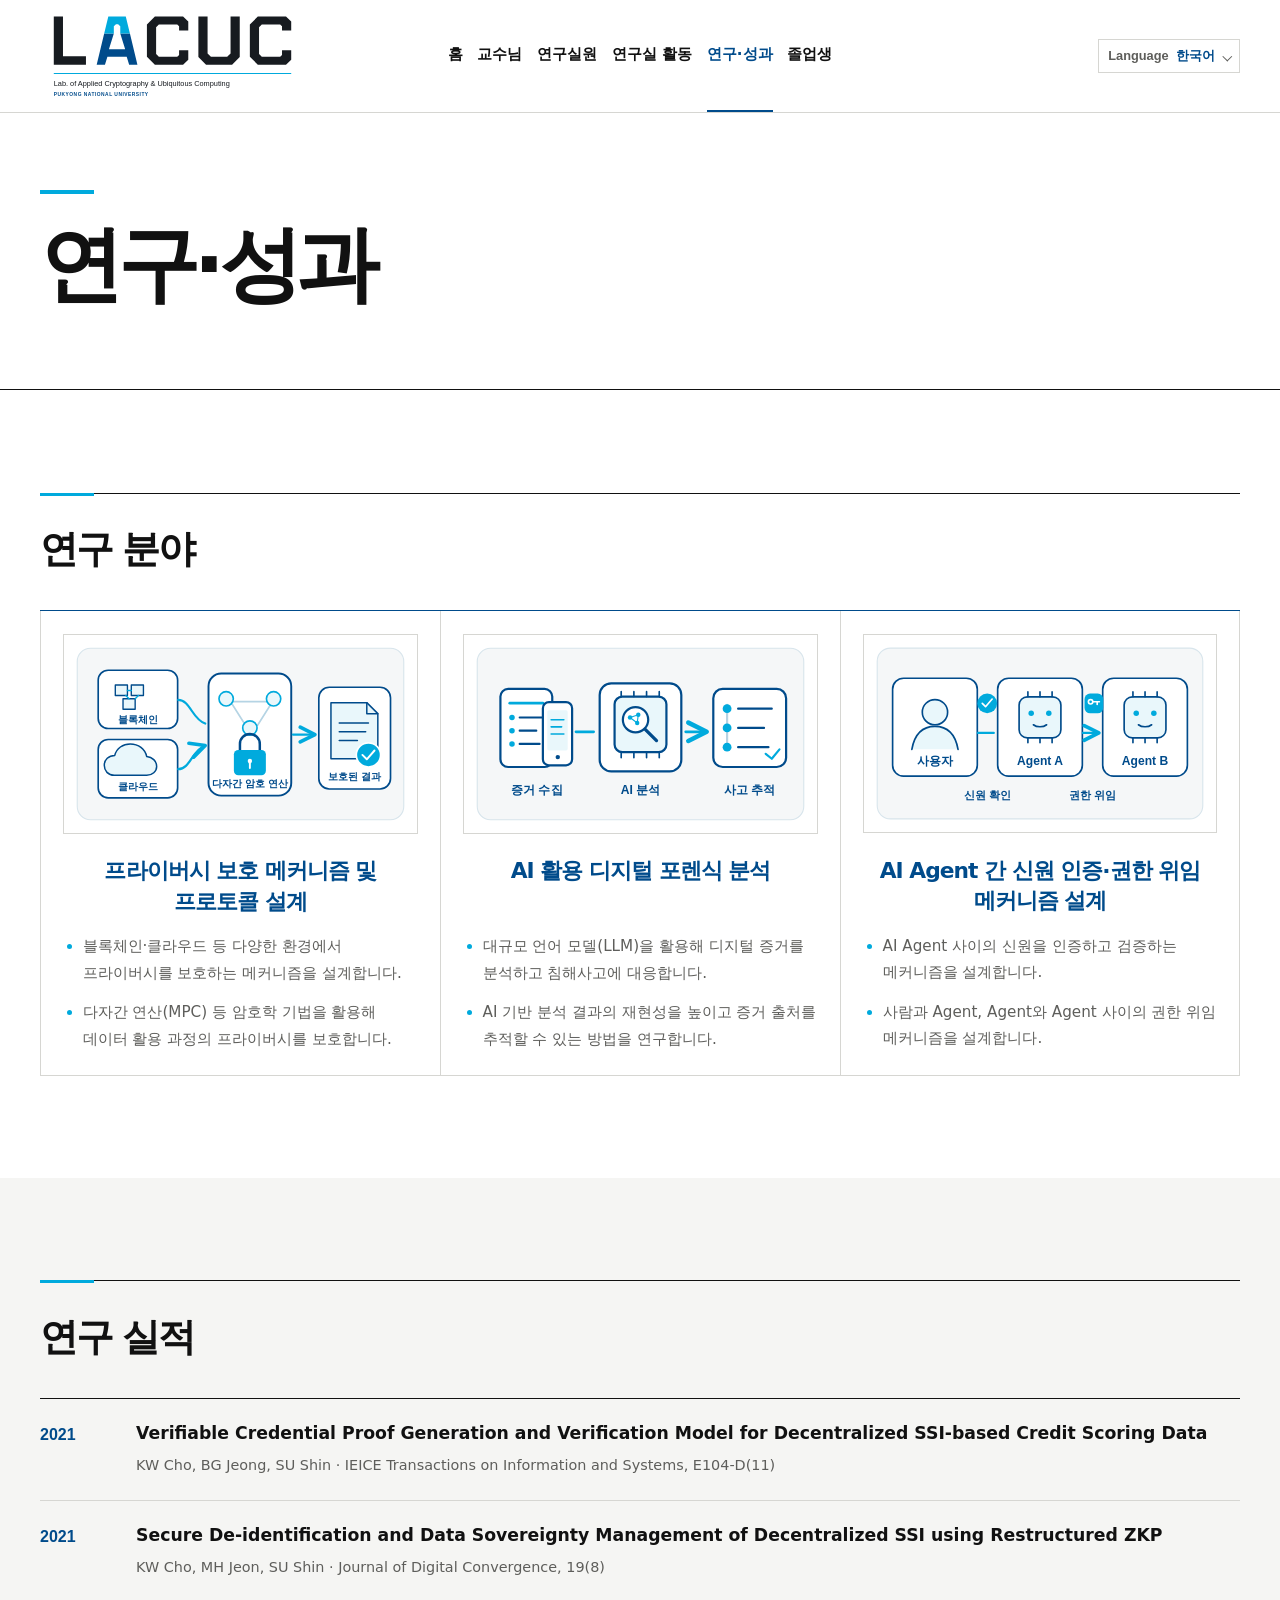
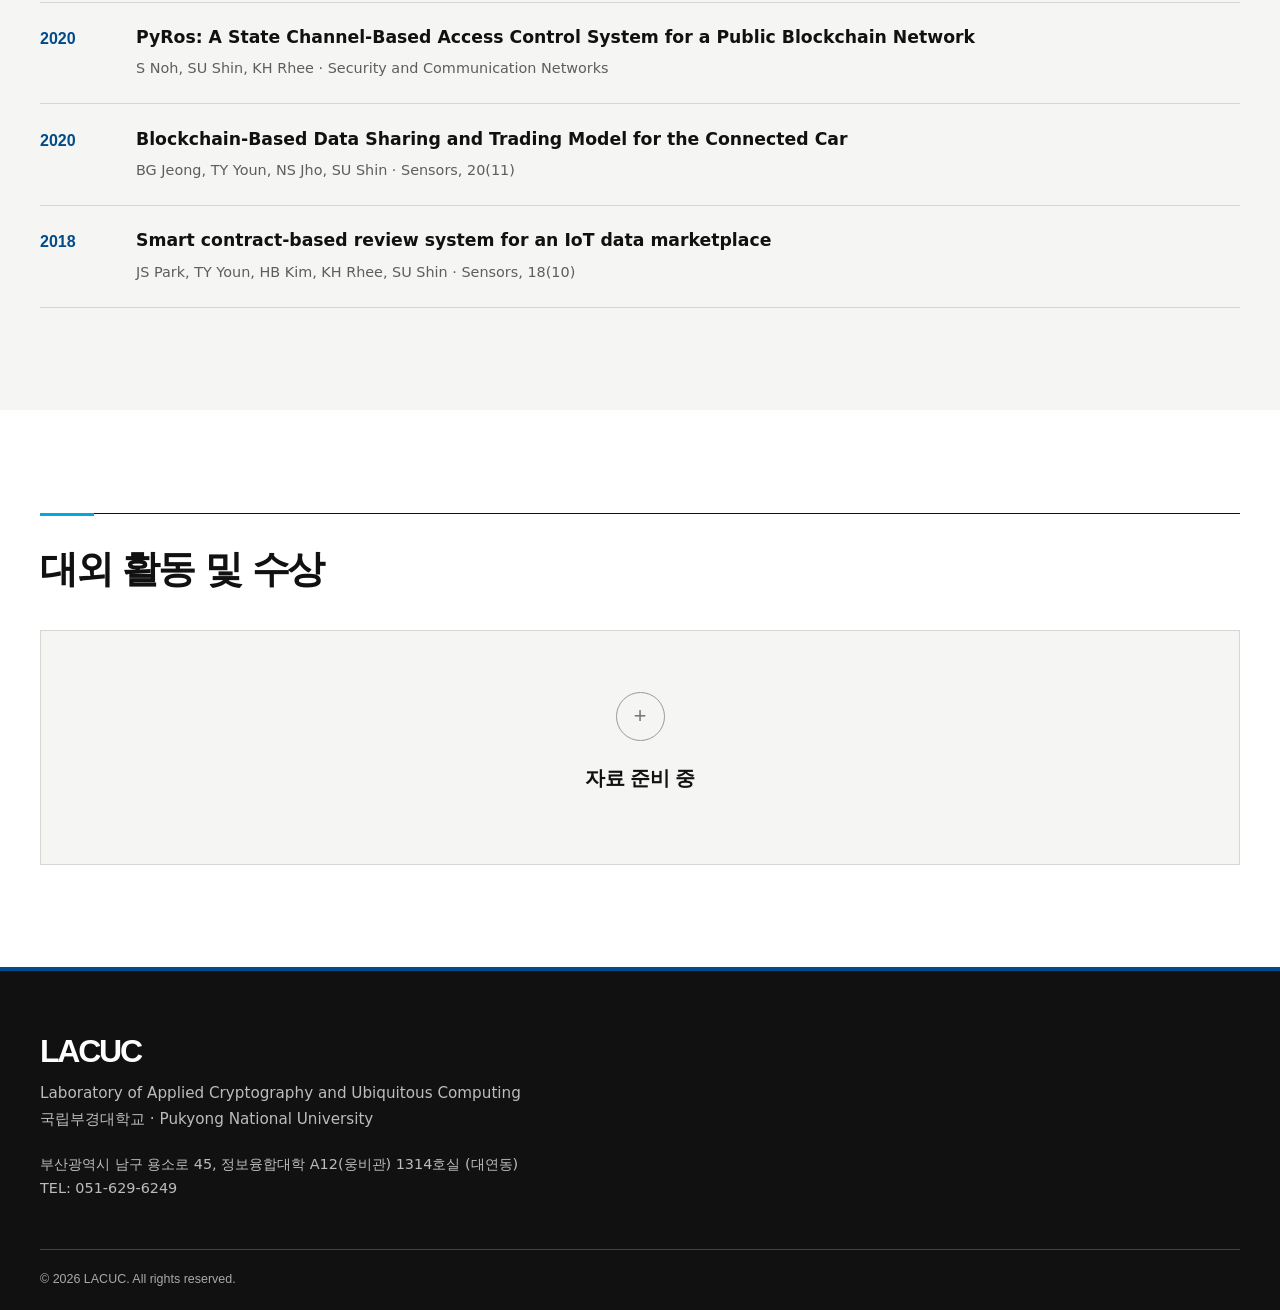
<file: site/research.html>
<!doctype html>
<html lang="ko">
<head>
  <meta charset="utf-8">
  <meta name="viewport" content="width=device-width, initial-scale=1">
  <meta name="description" content="LACUC의 프라이버시 보호, AI 활용 디지털 포렌식, AI Agent 신원 인증·권한 위임 연구와 연구 실적을 소개합니다.">
  <title>연구·성과 | LACUC</title>
  <meta property="og:type" content="website">
  <meta property="og:locale" content="ko_KR">
  <meta property="og:site_name" content="LACUC">
  <meta property="og:title" content="연구·성과 | LACUC">
  <meta property="og:description" content="국립부경대학교 LACUC 연구실 홈페이지입니다.">
  <meta property="og:url" content="https://pknu-lacuc.github.io/research.html">
  <meta property="og:image" content="https://pknu-lacuc.github.io/assets/share-preview.png">
  <meta property="og:image:type" content="image/png">
  <meta property="og:image:width" content="1200">
  <meta property="og:image:height" content="630">
  <meta property="og:image:alt" content="국립부경대학교 LACUC 로고">
  <meta name="twitter:card" content="summary_large_image">
  <meta name="twitter:title" content="연구·성과 | LACUC">
  <meta name="twitter:description" content="국립부경대학교 LACUC 연구실 홈페이지입니다.">
  <meta name="twitter:image" content="https://pknu-lacuc.github.io/assets/share-preview.png">
  <link rel="icon" href="assets/brand/09-app-icon.svg" type="image/svg+xml">
  <link rel="stylesheet" href="assets/style.css">
  <script defer src="assets/main.js"></script>
</head>
<body>
  <a class="skip-link" href="#main">본문으로 이동</a>
  <header class="site-header"><div class="container header-inner">
    <a class="brand" href="index.html" aria-label="LACUC 홈으로 이동"><img src="assets/brand/05-signature.svg" alt="" width="265" height="103"></a>
    <button class="menu-toggle" type="button" aria-label="메뉴 열기" aria-controls="site-nav" aria-expanded="false"><span aria-hidden="true"></span></button>
    <nav class="site-nav" id="site-nav" aria-label="주 메뉴"><a href="index.html">홈</a><a href="professor.html">교수님</a><a href="members.html">연구실원</a><a href="activities.html">연구실 활동</a><a href="research.html" aria-current="page">연구·성과</a><a href="alumni.html">졸업생</a></nav>
      <details class="language-switch"><summary aria-label="Language: 한국어"><span class="language-label">Language</span><strong>한국어</strong></summary><div class="language-options"><a href="research.html" lang="ko" aria-current="page">한국어</a><a href="en/research.html" lang="en">English</a></div></details>
  </div></header>
  <main id="main">
    <section class="page-hero"><div class="container"><h1>연구·성과</h1></div></section>
    <section class="section" id="fields"><div class="container"><div class="subsection-head section-divider"><h2>연구 분야</h2></div><div class="field-grid">
      <article class="field-card" id="privacy">
        <figure class="field-figure"><img src="assets/research/privacy-protocol.svg" alt="블록체인과 클라우드의 데이터를 암호학적 프로토콜로 보호하는 흐름" width="640" height="360" loading="lazy"></figure>
        <div class="field-copy">
          <h3>프라이버시 보호 메커니즘 및 프로토콜 설계</h3>
          <ul>
            <li>블록체인·클라우드 등 다양한 환경에서 프라이버시를 보호하는 메커니즘을 설계합니다.</li>
            <li>다자간 연산(MPC) 등 암호학 기법을 활용해 데이터 활용 과정의 프라이버시를 보호합니다.</li>
          </ul>
        </div>
      </article>
      <article class="field-card" id="ai-forensics">
        <figure class="field-figure"><img src="assets/research/ai-forensics.svg" alt="AI가 디지털 증거를 분석하고 출처를 추적해 침해사고 대응에 활용되는 흐름" width="640" height="360" loading="lazy"></figure>
        <div class="field-copy">
          <h3>AI 활용 디지털 포렌식 분석</h3>
          <ul>
            <li>대규모 언어 모델(LLM)을 활용해 디지털 증거를 분석하고 침해사고에 대응합니다.</li>
            <li>AI 기반 분석 결과의 재현성을 높이고 증거 출처를 추적할 수 있는 방법을 연구합니다.</li>
          </ul>
        </div>
      </article>
      <article class="field-card" id="agent-delegation">
        <figure class="field-figure"><img src="assets/research/agent-delegation.svg" alt="사람과 AI Agent, Agent 사이에서 신원을 확인하고 권한을 위임하는 흐름" width="640" height="360" loading="lazy"></figure>
        <div class="field-copy">
          <h3>AI Agent 간 신원 인증·권한 위임 메커니즘 설계</h3>
          <ul>
            <li>AI Agent 사이의 신원을 인증하고 검증하는 메커니즘을 설계합니다.</li>
            <li>사람과 Agent, Agent와 Agent 사이의 권한 위임 메커니즘을 설계합니다.</li>
          </ul>
        </div>
      </article>
    </div></div></section>
    <section class="section soft" id="papers"><div class="container"><div class="subsection-head section-divider"><h2>연구 실적</h2></div><div class="paper-list">
      <article class="paper-item"><span class="paper-year">2021</span><div><h3>Verifiable Credential Proof Generation and Verification Model for Decentralized SSI-based Credit Scoring Data</h3><p>KW Cho, BG Jeong, SU Shin · IEICE Transactions on Information and Systems, E104-D(11)</p></div></article>
      <article class="paper-item"><span class="paper-year">2021</span><div><h3>Secure De-identification and Data Sovereignty Management of Decentralized SSI using Restructured ZKP</h3><p>KW Cho, MH Jeon, SU Shin · Journal of Digital Convergence, 19(8)</p></div></article>
      <article class="paper-item"><span class="paper-year">2020</span><div><h3>PyRos: A State Channel-Based Access Control System for a Public Blockchain Network</h3><p>S Noh, SU Shin, KH Rhee · Security and Communication Networks</p></div></article>
      <article class="paper-item"><span class="paper-year">2020</span><div><h3>Blockchain-Based Data Sharing and Trading Model for the Connected Car</h3><p>BG Jeong, TY Youn, NS Jho, SU Shin · Sensors, 20(11)</p></div></article>
      <article class="paper-item"><span class="paper-year">2018</span><div><h3>Smart contract-based review system for an IoT data marketplace</h3><p>JS Park, TY Youn, HB Kim, KH Rhee, SU Shin · Sensors, 18(10)</p></div></article>
    </div></div></section>
    <section class="section" id="achievements"><div class="container"><div class="subsection-head section-divider"><h2>대외 활동 및 수상</h2></div><div class="placeholder compact"><div class="placeholder-inner"><span class="placeholder-symbol" aria-hidden="true">+</span><h3>자료 준비 중</h3></div></div></div></section>
  </main>
  <footer class="site-footer"><div class="container footer-inner"><div class="footer-brand">LACUC</div><p class="footer-title">Laboratory of Applied Cryptography and Ubiquitous Computing<br>국립부경대학교 · <span lang="en">Pukyong National University</span></p><address class="footer-contact">부산광역시 남구 용소로 45, 정보융합대학 A12(웅비관) 1314호실 (대연동)<br><a href="tel:+82516296249">TEL: 051-629-6249</a></address></div><div class="container footer-bottom"><span>© <span data-year>2026</span> LACUC. All rights reserved.</span></div></footer>
</body>
</html>
</file>
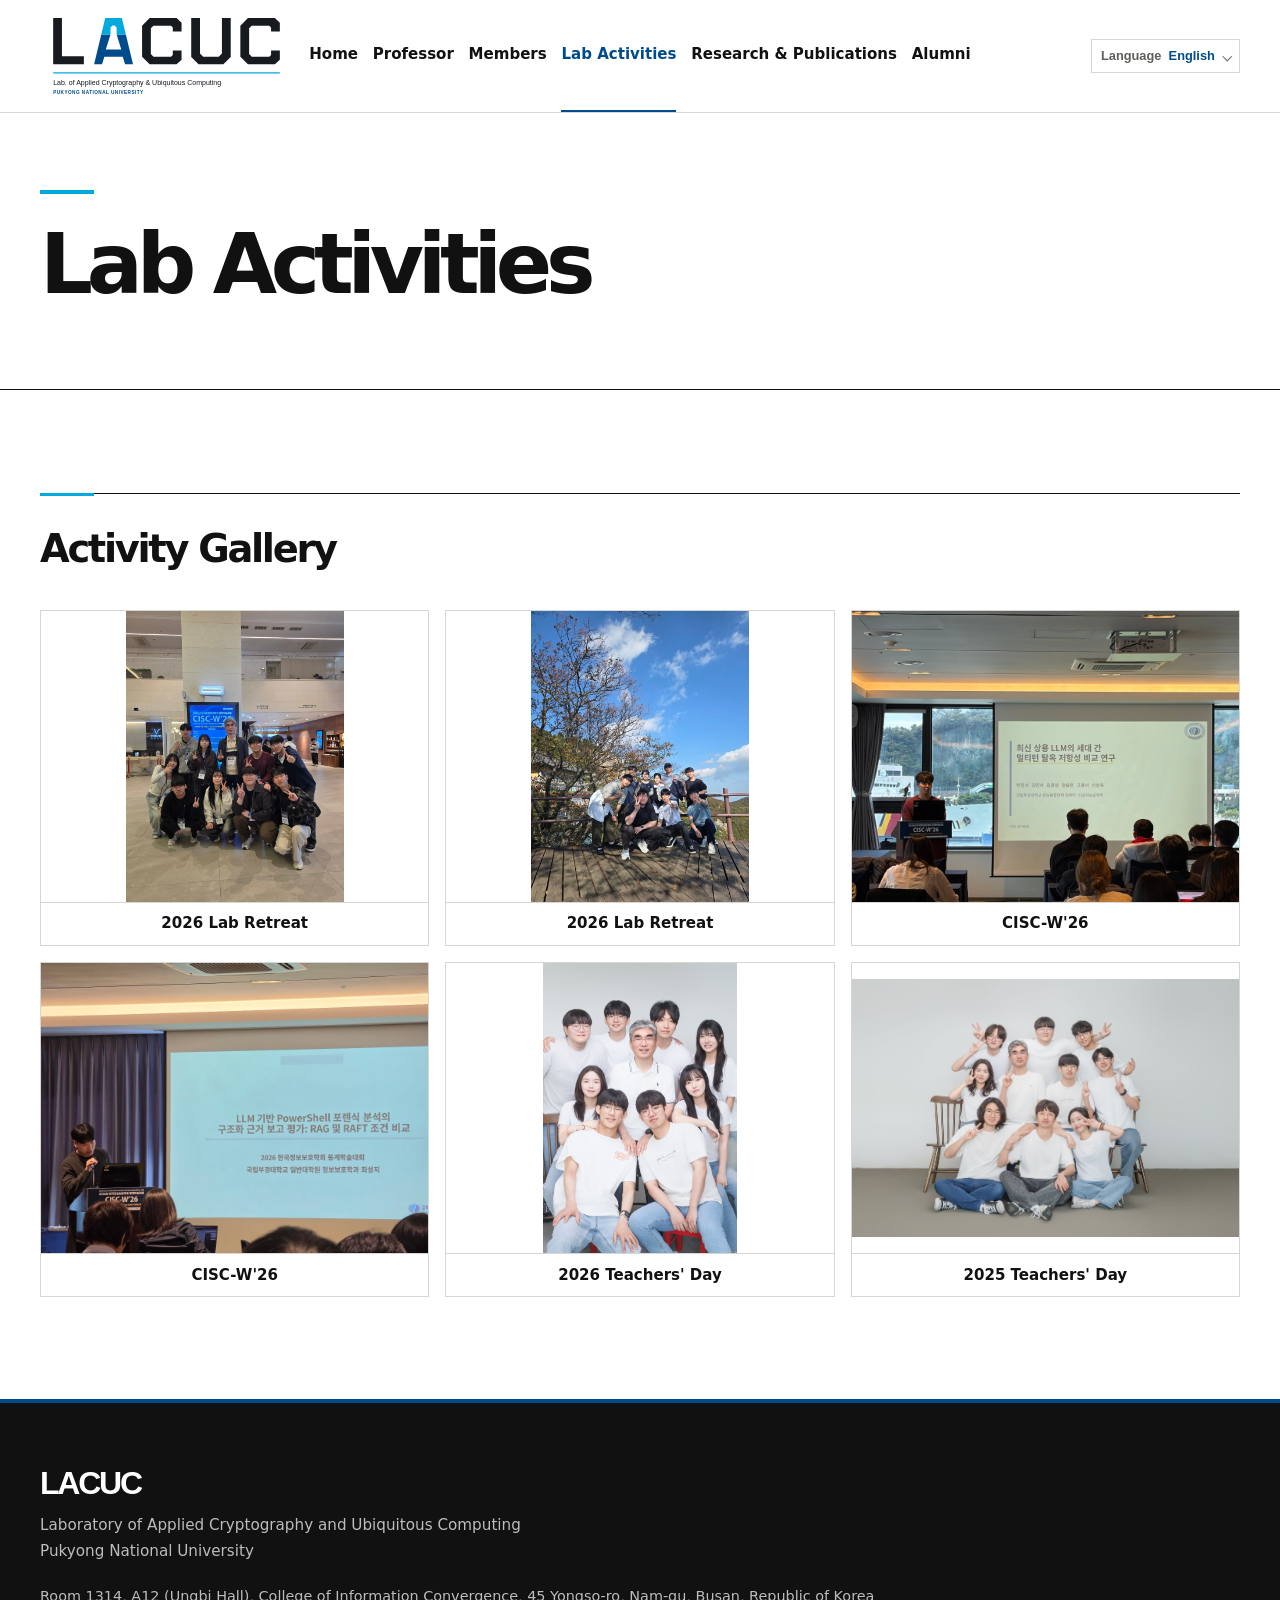
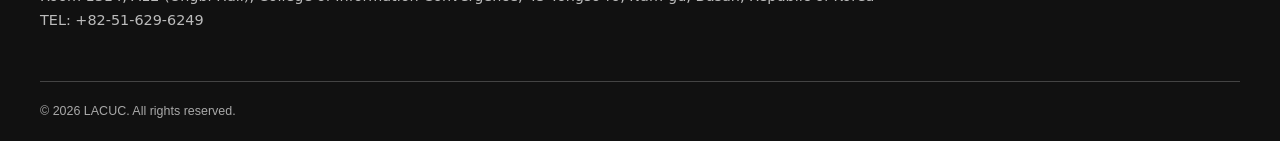
<file: site/en/activities.html>
<!doctype html>
<html lang="en">
<head>
  <meta charset="utf-8">
  <meta name="viewport" content="width=device-width, initial-scale=1">
  <meta name="description" content="Explore the activities and photo gallery of LACUC at Pukyong National University.">
  <title>Lab Activities | LACUC</title>
  <meta property="og:type" content="website">
  <meta property="og:locale" content="en_US">
  <meta property="og:site_name" content="LACUC">
  <meta property="og:title" content="Lab Activities | LACUC">
  <meta property="og:description" content="LACUC is a research laboratory at Pukyong National University.">
  <meta property="og:url" content="https://pknu-lacuc.github.io/en/activities.html">
  <meta property="og:image" content="https://pknu-lacuc.github.io/assets/share-preview.png">
  <meta property="og:image:type" content="image/png">
  <meta property="og:image:width" content="1200">
  <meta property="og:image:height" content="630">
  <meta property="og:image:alt" content="LACUC logo at Pukyong National University">
  <meta name="twitter:card" content="summary_large_image">
  <meta name="twitter:title" content="Lab Activities | LACUC">
  <meta name="twitter:description" content="LACUC is a research laboratory at Pukyong National University.">
  <meta name="twitter:image" content="https://pknu-lacuc.github.io/assets/share-preview.png">
  <link rel="icon" href="../assets/brand/09-app-icon.svg" type="image/svg+xml">
  <link rel="stylesheet" href="../assets/style.css">
  <script defer src="../assets/main.js"></script>
</head>
<body>
  <a class="skip-link" href="#main">Skip to main content</a>
  <header class="site-header"><div class="container header-inner">
    <a class="brand" href="index.html" aria-label="Go to LACUC home"><img src="../assets/brand/05-signature.svg" alt="" width="265" height="103"></a>
    <button class="menu-toggle" type="button" aria-label="Open menu" aria-controls="site-nav" aria-expanded="false"><span aria-hidden="true"></span></button>
    <nav class="site-nav" id="site-nav" aria-label="Main navigation"><a href="index.html">Home</a><a href="professor.html">Professor</a><a href="members.html">Members</a><a href="activities.html" aria-current="page">Lab Activities</a><a href="research.html">Research &amp; Publications</a><a href="alumni.html">Alumni</a></nav>
    <details class="language-switch"><summary aria-label="Language: English"><span class="language-label">Language</span><strong>English</strong></summary><div class="language-options"><a href="../activities.html" lang="ko">한국어</a><a href="activities.html" lang="en" aria-current="page">English</a></div></details>
  </div></header>
  <main id="main">
    <section class="page-hero"><div class="container"><h1>Lab Activities</h1></div></section>
    <section class="section"><div class="container">
      <div class="subsection-head section-divider"><h2>Activity Gallery</h2></div>
      <div class="gallery-grid">
        <figure class="gallery-card"><img src="../assets/gallery/gallery-2026-mt-1.jpg" alt="2026 lab retreat photo 1" loading="lazy"><figcaption>2026 Lab Retreat</figcaption></figure>
        <figure class="gallery-card"><img src="../assets/gallery/gallery-2026-mt-2.jpg" alt="2026 lab retreat photo 2" loading="lazy"><figcaption>2026 Lab Retreat</figcaption></figure>
        <figure class="gallery-card"><img src="../assets/gallery/gallery-cisc-w-26-1.jpg" alt="CISC-W'26 event photo 1" loading="lazy"><figcaption>CISC-W'26</figcaption></figure>
        <figure class="gallery-card"><img src="../assets/gallery/gallery-cisc-w-26-2.jpg" alt="CISC-W'26 event photo 2" loading="lazy"><figcaption>CISC-W'26</figcaption></figure>
        <figure class="gallery-card"><img src="../assets/gallery/gallery-2026-teachers-day.jpg" alt="2026 Teachers' Day photo" loading="lazy"><figcaption>2026 Teachers' Day</figcaption></figure>
        <figure class="gallery-card"><img src="../assets/gallery/gallery-2025-teachers-day.jpg" alt="2025 Teachers' Day photo" loading="lazy"><figcaption>2025 Teachers' Day</figcaption></figure>
      </div>
    </div></section>
  </main>
  <footer class="site-footer"><div class="container footer-inner"><div class="footer-brand">LACUC</div><p class="footer-title">Laboratory of Applied Cryptography and Ubiquitous Computing<br>Pukyong National University</p><address class="footer-contact">Room 1314, A12 (Ungbi Hall), College of Information Convergence, 45 Yongso-ro, Nam-gu, Busan, Republic of Korea<br><a href="tel:+82516296249">TEL: +82-51-629-6249</a></address></div><div class="container footer-bottom"><span>© <span data-year>2026</span> LACUC. All rights reserved.</span></div></footer>
</body>
</html>
</file>
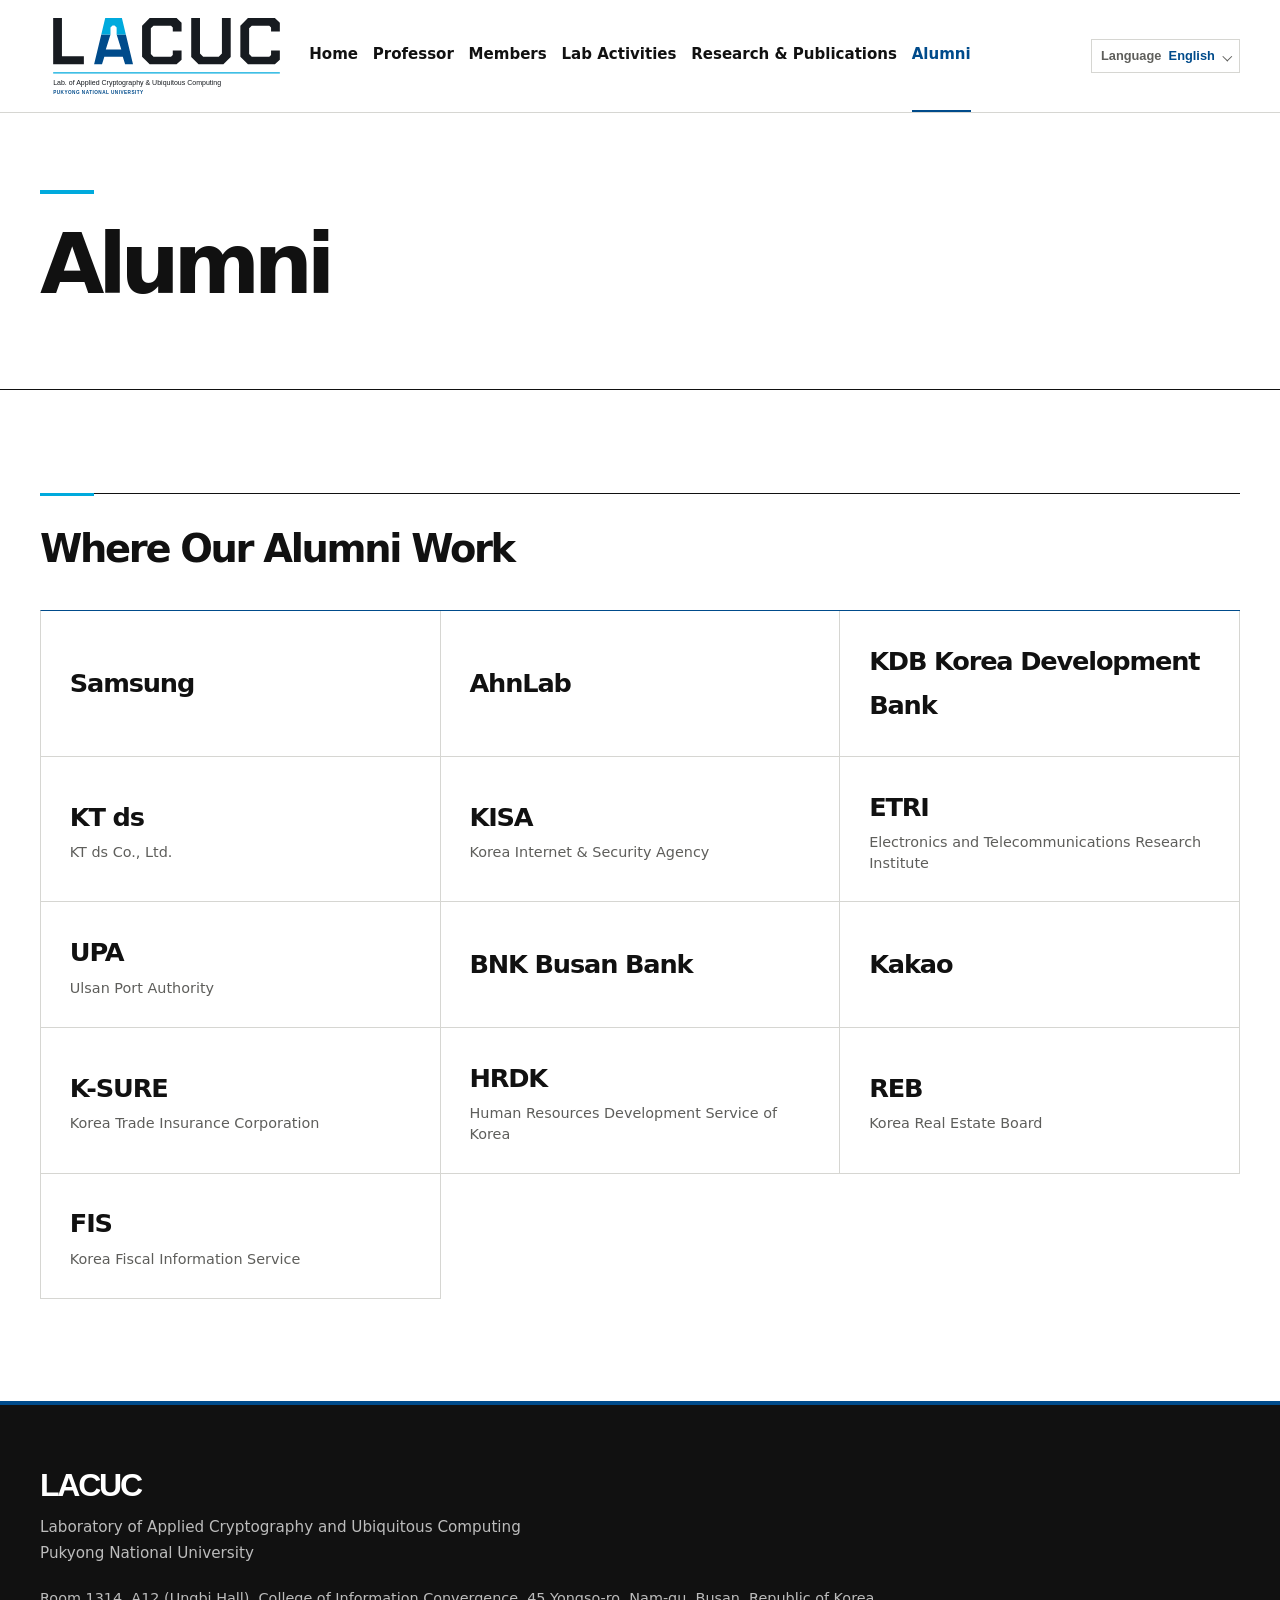
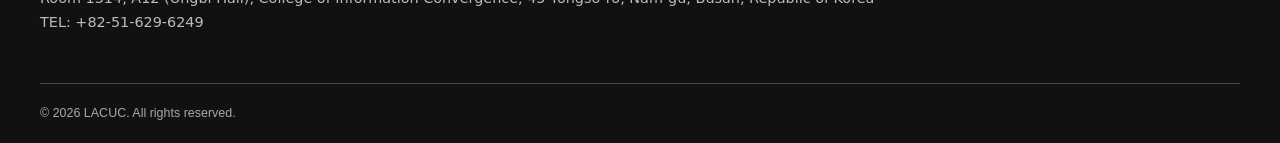
<file: site/en/alumni.html>
<!doctype html>
<html lang="en">
<head>
  <meta charset="utf-8">
  <meta name="viewport" content="width=device-width, initial-scale=1">
  <meta name="description" content="Explore the organizations where LACUC alumni work.">
  <title>Alumni | LACUC</title>
  <meta property="og:type" content="website">
  <meta property="og:locale" content="en_US">
  <meta property="og:site_name" content="LACUC">
  <meta property="og:title" content="Alumni | LACUC">
  <meta property="og:description" content="LACUC is a research laboratory at Pukyong National University.">
  <meta property="og:url" content="https://pknu-lacuc.github.io/en/alumni.html">
  <meta property="og:image" content="https://pknu-lacuc.github.io/assets/share-preview.png">
  <meta property="og:image:type" content="image/png">
  <meta property="og:image:width" content="1200">
  <meta property="og:image:height" content="630">
  <meta property="og:image:alt" content="LACUC logo, Pukyong National University">
  <meta name="twitter:card" content="summary_large_image">
  <meta name="twitter:title" content="Alumni | LACUC">
  <meta name="twitter:description" content="LACUC is a research laboratory at Pukyong National University.">
  <meta name="twitter:image" content="https://pknu-lacuc.github.io/assets/share-preview.png">
  <link rel="icon" href="../assets/brand/09-app-icon.svg" type="image/svg+xml">
  <link rel="stylesheet" href="../assets/style.css">
  <script defer src="../assets/main.js"></script>
</head>
<body>
  <a class="skip-link" href="#main">Skip to main content</a>
  <header class="site-header"><div class="container header-inner">
    <a class="brand" href="index.html" aria-label="Go to LACUC home"><img src="../assets/brand/05-signature.svg" alt="" width="265" height="103"></a>
    <button class="menu-toggle" type="button" aria-label="Open menu" aria-controls="site-nav" aria-expanded="false"><span aria-hidden="true"></span></button>
    <nav class="site-nav" id="site-nav" aria-label="Main navigation"><a href="index.html">Home</a><a href="professor.html">Professor</a><a href="members.html">Members</a><a href="activities.html">Lab Activities</a><a href="research.html">Research &amp; Publications</a><a href="alumni.html" aria-current="page">Alumni</a></nav>
      <details class="language-switch"><summary aria-label="Language: English"><span class="language-label">Language</span><strong>English</strong></summary><div class="language-options"><a href="../alumni.html" lang="ko">한국어</a><a href="alumni.html" lang="en" aria-current="page">English</a></div></details>
  </div></header>
  <main id="main">
    <section class="page-hero"><div class="container"><h1>Alumni</h1></div></section>
    <section class="section"><div class="container"><div class="subsection-head section-divider"><h2>Where Our Alumni Work</h2></div>
      <ul class="alumni-grid">
        <li>Samsung</li>
        <li>AhnLab</li>
        <li>KDB Korea Development Bank</li>
        <li><span>KT ds<small>KT ds Co., Ltd.</small></span></li>
        <li><span>KISA<small>Korea Internet &amp; Security Agency</small></span></li>
        <li><span>ETRI<small>Electronics and Telecommunications Research Institute</small></span></li>
        <li><span>UPA<small>Ulsan Port Authority</small></span></li>
        <li>BNK Busan Bank</li>
        <li>Kakao</li>
        <li><span>K-SURE<small>Korea Trade Insurance Corporation</small></span></li>
        <li><span>HRDK<small>Human Resources Development Service of Korea</small></span></li>
        <li><span>REB<small>Korea Real Estate Board</small></span></li>
        <li><span>FIS<small>Korea Fiscal Information Service</small></span></li>
      </ul>
    </div></section>
  </main>
  <footer class="site-footer"><div class="container footer-inner"><div class="footer-brand">LACUC</div><p class="footer-title">Laboratory of Applied Cryptography and Ubiquitous Computing<br>Pukyong National University</p><address class="footer-contact">Room 1314, A12 (Ungbi Hall), College of Information Convergence, 45 Yongso-ro, Nam-gu, Busan, Republic of Korea<br><a href="tel:+82516296249">TEL: +82-51-629-6249</a></address></div><div class="container footer-bottom"><span>© <span data-year>2026</span> LACUC. All rights reserved.</span></div></footer>
</body>
</html>
</file>
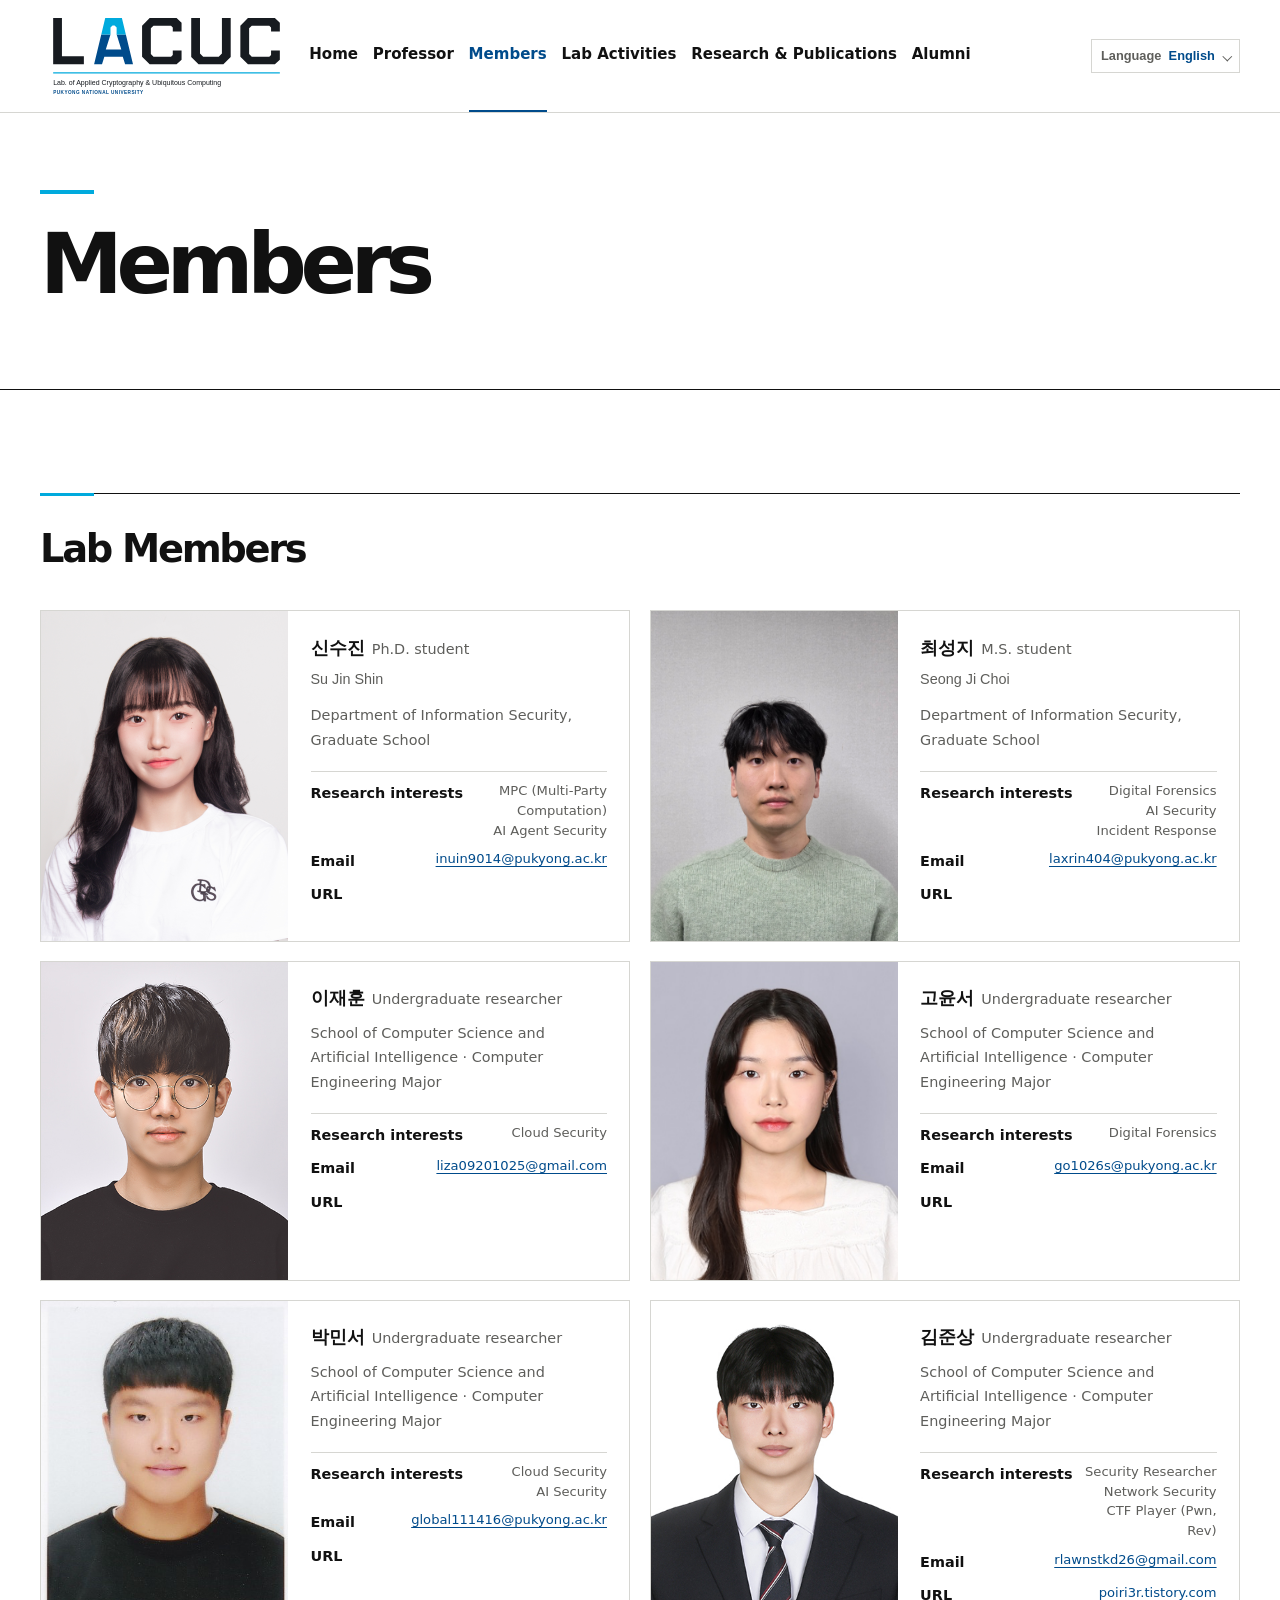
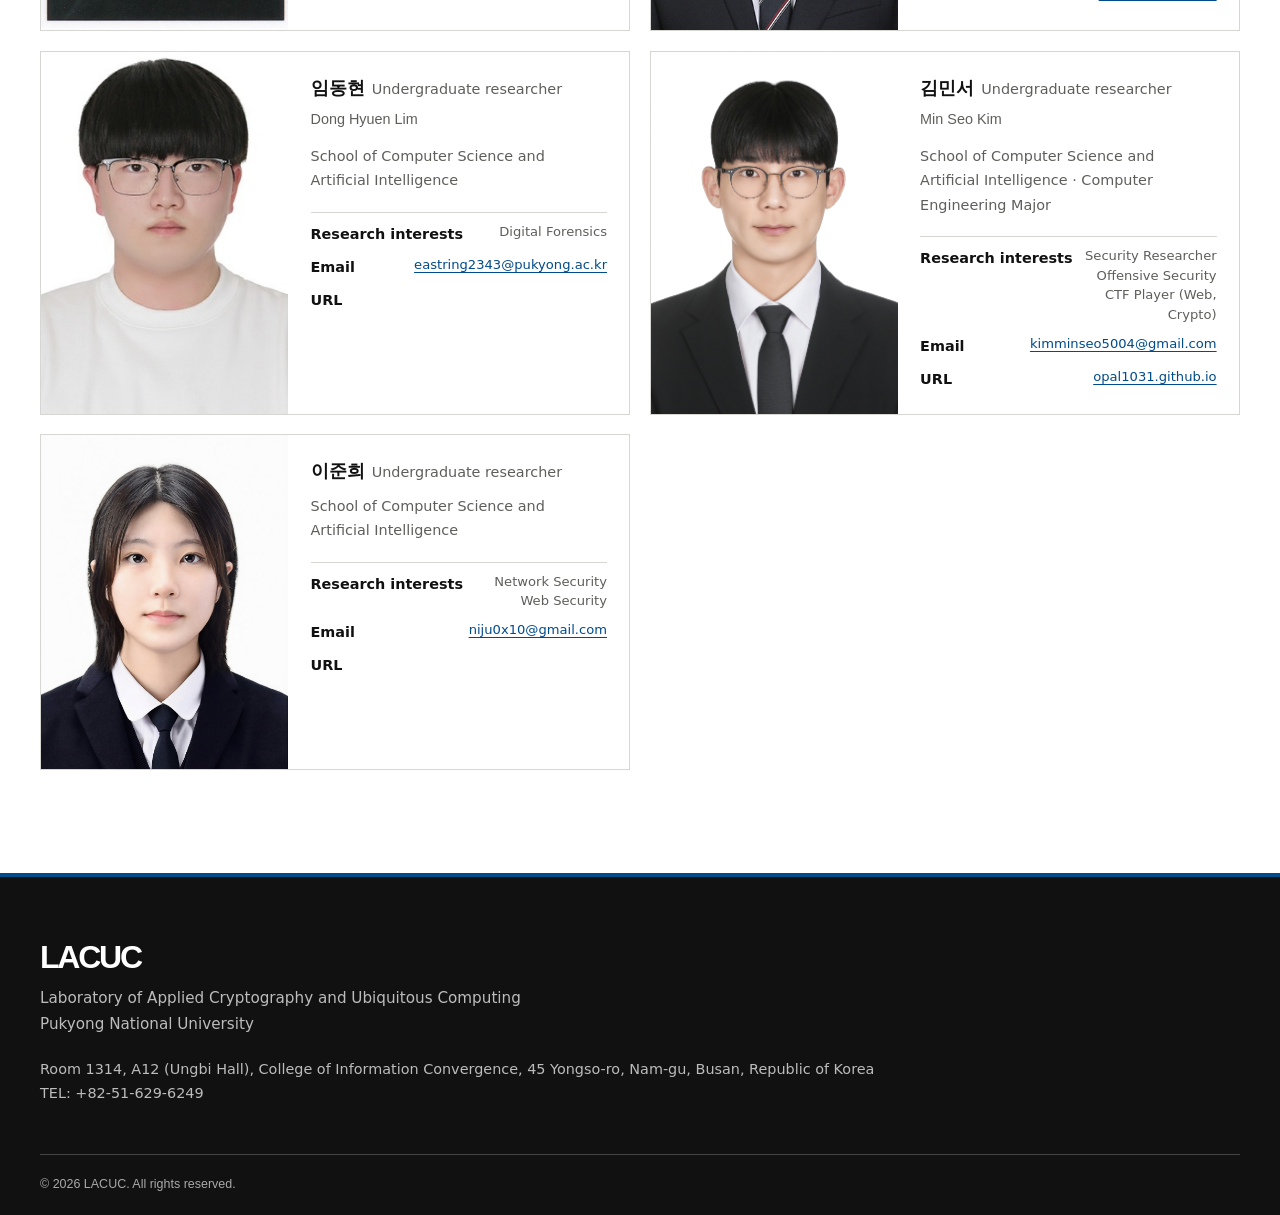
<file: site/en/members.html>
<!doctype html>
<html lang="en">
<head>
  <meta charset="utf-8">
  <meta name="viewport" content="width=device-width, initial-scale=1">
  <meta name="description" content="Meet the members of LACUC at Pukyong National University and explore their research interests.">
  <title>Members | LACUC</title>
  <meta property="og:type" content="website">
  <meta property="og:locale" content="en_US">
  <meta property="og:site_name" content="LACUC">
  <meta property="og:title" content="Members | LACUC">
  <meta property="og:description" content="LACUC is a research laboratory at Pukyong National University.">
  <meta property="og:url" content="https://pknu-lacuc.github.io/en/members.html">
  <meta property="og:image" content="https://pknu-lacuc.github.io/assets/share-preview.png">
  <meta property="og:image:type" content="image/png">
  <meta property="og:image:width" content="1200">
  <meta property="og:image:height" content="630">
  <meta property="og:image:alt" content="LACUC logo, Pukyong National University">
  <meta name="twitter:card" content="summary_large_image">
  <meta name="twitter:title" content="Members | LACUC">
  <meta name="twitter:description" content="LACUC is a research laboratory at Pukyong National University.">
  <meta name="twitter:image" content="https://pknu-lacuc.github.io/assets/share-preview.png">
  <link rel="icon" href="../assets/brand/09-app-icon.svg" type="image/svg+xml">
  <link rel="stylesheet" href="../assets/style.css">
  <script defer src="../assets/main.js"></script>
</head>
<body>
  <a class="skip-link" href="#main">Skip to main content</a>
  <header class="site-header"><div class="container header-inner">
    <a class="brand" href="index.html" aria-label="Go to LACUC home"><img src="../assets/brand/05-signature.svg" alt="" width="265" height="103"></a>
    <button class="menu-toggle" type="button" aria-label="Open menu" aria-controls="site-nav" aria-expanded="false"><span aria-hidden="true"></span></button>
    <nav class="site-nav" id="site-nav" aria-label="Main navigation"><a href="index.html">Home</a><a href="professor.html">Professor</a><a href="members.html" aria-current="page">Members</a><a href="activities.html">Lab Activities</a><a href="research.html">Research &amp; Publications</a><a href="alumni.html">Alumni</a></nav>
      <details class="language-switch"><summary aria-label="Language: English"><span class="language-label">Language</span><strong>English</strong></summary><div class="language-options"><a href="../members.html" lang="ko">한국어</a><a href="members.html" lang="en" aria-current="page">English</a></div></details>
  </div></header>
  <main id="main">
    <section class="page-hero"><div class="container"><h1>Members</h1></div></section>
    <section class="section"><div class="container"><div class="subsection-head section-divider"><h2>Lab Members</h2></div>
      <div class="member-grid">
        <article class="member-card">
          <img src="../assets/members/member-shin-su-jin.png" alt="Photo of 신수진" loading="lazy">
          <div class="card-body">
            <div class="member-name-row"><h3 lang="ko">신수진</h3><p class="member-role">Ph.D. student</p></div>
            <p class="romanized" lang="en">Su Jin Shin</p>
            <p class="member-course">Department of Information Security, Graduate School</p>
            <dl>
              <div><dt>Research interests</dt><dd class="member-interests"><span>MPC (Multi-Party Computation)</span><span>AI Agent Security</span></dd></div>
              <div><dt>Email</dt><dd><button class="email-copy" type="button" data-copy-email="inuin9014@pukyong.ac.kr" title="Copy email address">inuin9014@pukyong.ac.kr</button><span class="copy-feedback" role="status"></span></dd></div>
              <div><dt>URL</dt><dd></dd></div>
            </dl>
          </div>
        </article>
        <article class="member-card">
          <img src="../assets/members/member-choi-seong-ji.png" alt="Photo of 최성지" loading="lazy">
          <div class="card-body">
            <div class="member-name-row"><h3 lang="ko">최성지</h3><p class="member-role">M.S. student</p></div>
            <p class="romanized" lang="en">Seong Ji Choi</p>
            <p class="member-course">Department of Information Security, Graduate School</p>
            <dl>
              <div><dt>Research interests</dt><dd class="member-interests"><span>Digital Forensics</span><span>AI Security</span><span>Incident Response</span></dd></div>
              <div><dt>Email</dt><dd><button class="email-copy" type="button" data-copy-email="laxrin404@pukyong.ac.kr" title="Copy email address">laxrin404@pukyong.ac.kr</button><span class="copy-feedback" role="status"></span></dd></div>
              <div><dt>URL</dt><dd></dd></div>
            </dl>
          </div>
        </article>
        <article class="member-card">
          <img src="../assets/members/member-lee-jae-hoon.png" alt="Photo of 이재훈" loading="lazy">
          <div class="card-body">
            <div class="member-name-row"><h3 lang="ko">이재훈</h3><p class="member-role">Undergraduate researcher</p></div>
            <p class="member-course">School of Computer Science and Artificial Intelligence · Computer Engineering Major</p>
            <dl>
              <div><dt>Research interests</dt><dd>Cloud Security</dd></div>
              <div><dt>Email</dt><dd><button class="email-copy" type="button" data-copy-email="liza09201025@gmail.com" title="Copy email address">liza09201025@gmail.com</button><span class="copy-feedback" role="status"></span></dd></div>
              <div><dt>URL</dt><dd></dd></div>
            </dl>
          </div>
        </article>
        <article class="member-card">
          <img src="../assets/members/member-go-yun-seo.png" alt="Photo of 고윤서" loading="lazy">
          <div class="card-body">
            <div class="member-name-row"><h3 lang="ko">고윤서</h3><p class="member-role">Undergraduate researcher</p></div>
            <p class="member-course">School of Computer Science and Artificial Intelligence · Computer Engineering Major</p>
            <dl>
              <div><dt>Research interests</dt><dd>Digital Forensics</dd></div>
              <div><dt>Email</dt><dd><button class="email-copy" type="button" data-copy-email="go1026s@pukyong.ac.kr" title="Copy email address">go1026s@pukyong.ac.kr</button><span class="copy-feedback" role="status"></span></dd></div>
              <div><dt>URL</dt><dd></dd></div>
            </dl>
          </div>
        </article>
        <article class="member-card">
          <img src="../assets/members/member-park-min-seo.png" alt="Photo of 박민서" loading="lazy">
          <div class="card-body">
            <div class="member-name-row"><h3 lang="ko">박민서</h3><p class="member-role">Undergraduate researcher</p></div>
            <p class="member-course">School of Computer Science and Artificial Intelligence · Computer Engineering Major</p>
            <dl>
              <div><dt>Research interests</dt><dd class="member-interests"><span>Cloud Security</span><span>AI Security</span></dd></div>
              <div><dt>Email</dt><dd><button class="email-copy" type="button" data-copy-email="global111416@pukyong.ac.kr" title="Copy email address">global111416@pukyong.ac.kr</button><span class="copy-feedback" role="status"></span></dd></div>
              <div><dt>URL</dt><dd></dd></div>
            </dl>
          </div>
        </article>
        <article class="member-card">
          <img src="../assets/members/member-kim-jun-sang.png" alt="Photo of 김준상" loading="lazy">
          <div class="card-body">
            <div class="member-name-row"><h3 lang="ko">김준상</h3><p class="member-role">Undergraduate researcher</p></div>
            <p class="member-course">School of Computer Science and Artificial Intelligence · Computer Engineering Major</p>
            <dl>
              <div><dt>Research interests</dt><dd class="member-interests"><span>Security Researcher</span><span>Network Security</span><span>CTF Player (Pwn, Rev)</span></dd></div>
              <div><dt>Email</dt><dd><button class="email-copy" type="button" data-copy-email="rlawnstkd26@gmail.com" title="Copy email address">rlawnstkd26@gmail.com</button><span class="copy-feedback" role="status"></span></dd></div>
              <div><dt>URL</dt><dd><a href="https://poiri3r.tistory.com/" target="_blank" rel="noopener noreferrer" aria-label="Kim Jun Sang blog, opens in a new tab">poiri3r.tistory.com</a></dd></div>
            </dl>
          </div>
        </article>
        <article class="member-card">
          <img src="../assets/members/member-lim-dong-hyuen.png" alt="Photo of 임동현" loading="lazy">
          <div class="card-body">
            <div class="member-name-row"><h3 lang="ko">임동현</h3><p class="member-role">Undergraduate researcher</p></div>
            <p class="romanized" lang="en">Dong Hyuen Lim</p>
            <p class="member-course">School of Computer Science and Artificial Intelligence</p>
            <dl>
              <div><dt>Research interests</dt><dd>Digital Forensics</dd></div>
              <div><dt>Email</dt><dd><button class="email-copy" type="button" data-copy-email="eastring2343@pukyong.ac.kr" title="Copy email address">eastring2343@pukyong.ac.kr</button><span class="copy-feedback" role="status"></span></dd></div>
              <div><dt>URL</dt><dd></dd></div>
            </dl>
          </div>
        </article>
        <article class="member-card">
          <img src="../assets/members/member-kim-min-seo.png" alt="Photo of 김민서" loading="lazy">
          <div class="card-body">
            <div class="member-name-row"><h3 lang="ko">김민서</h3><p class="member-role">Undergraduate researcher</p></div>
            <p class="romanized" lang="en">Min Seo Kim</p>
            <p class="member-course">School of Computer Science and Artificial Intelligence · Computer Engineering Major</p>
            <dl>
              <div><dt>Research interests</dt><dd class="member-interests"><span>Security Researcher</span><span>Offensive Security</span><span>CTF Player (Web, Crypto)</span></dd></div>
              <div><dt>Email</dt><dd><button class="email-copy" type="button" data-copy-email="kimminseo5004@gmail.com" title="Copy email address">kimminseo5004@gmail.com</button><span class="copy-feedback" role="status"></span></dd></div>
              <div><dt>URL</dt><dd><a href="https://opal1031.github.io/" target="_blank" rel="noopener noreferrer" aria-label="Kim Min Seo personal website, opens in a new tab">opal1031.github.io</a></dd></div>
            </dl>
          </div>
        </article>
        <article class="member-card">
          <img src="../assets/members/member-lee-jun-hee.png" alt="Photo of 이준희" loading="lazy">
          <div class="card-body">
            <div class="member-name-row"><h3 lang="ko">이준희</h3><p class="member-role">Undergraduate researcher</p></div>
            <p class="member-course">School of Computer Science and Artificial Intelligence</p>
            <dl>
              <div><dt>Research interests</dt><dd class="member-interests"><span>Network Security</span><span>Web Security</span></dd></div>
              <div><dt>Email</dt><dd><button class="email-copy" type="button" data-copy-email="niju0x10@gmail.com" title="Copy email address">niju0x10@gmail.com</button><span class="copy-feedback" role="status"></span></dd></div>
              <div><dt>URL</dt><dd></dd></div>
            </dl>
          </div>
        </article>
      </div>
    </div></section>
  </main>
  <footer class="site-footer"><div class="container footer-inner"><div class="footer-brand">LACUC</div><p class="footer-title">Laboratory of Applied Cryptography and Ubiquitous Computing<br>Pukyong National University</p><address class="footer-contact">Room 1314, A12 (Ungbi Hall), College of Information Convergence, 45 Yongso-ro, Nam-gu, Busan, Republic of Korea<br><a href="tel:+82516296249">TEL: +82-51-629-6249</a></address></div><div class="container footer-bottom"><span>© <span data-year>2026</span> LACUC. All rights reserved.</span></div></footer>
</body>
</html>
</file>
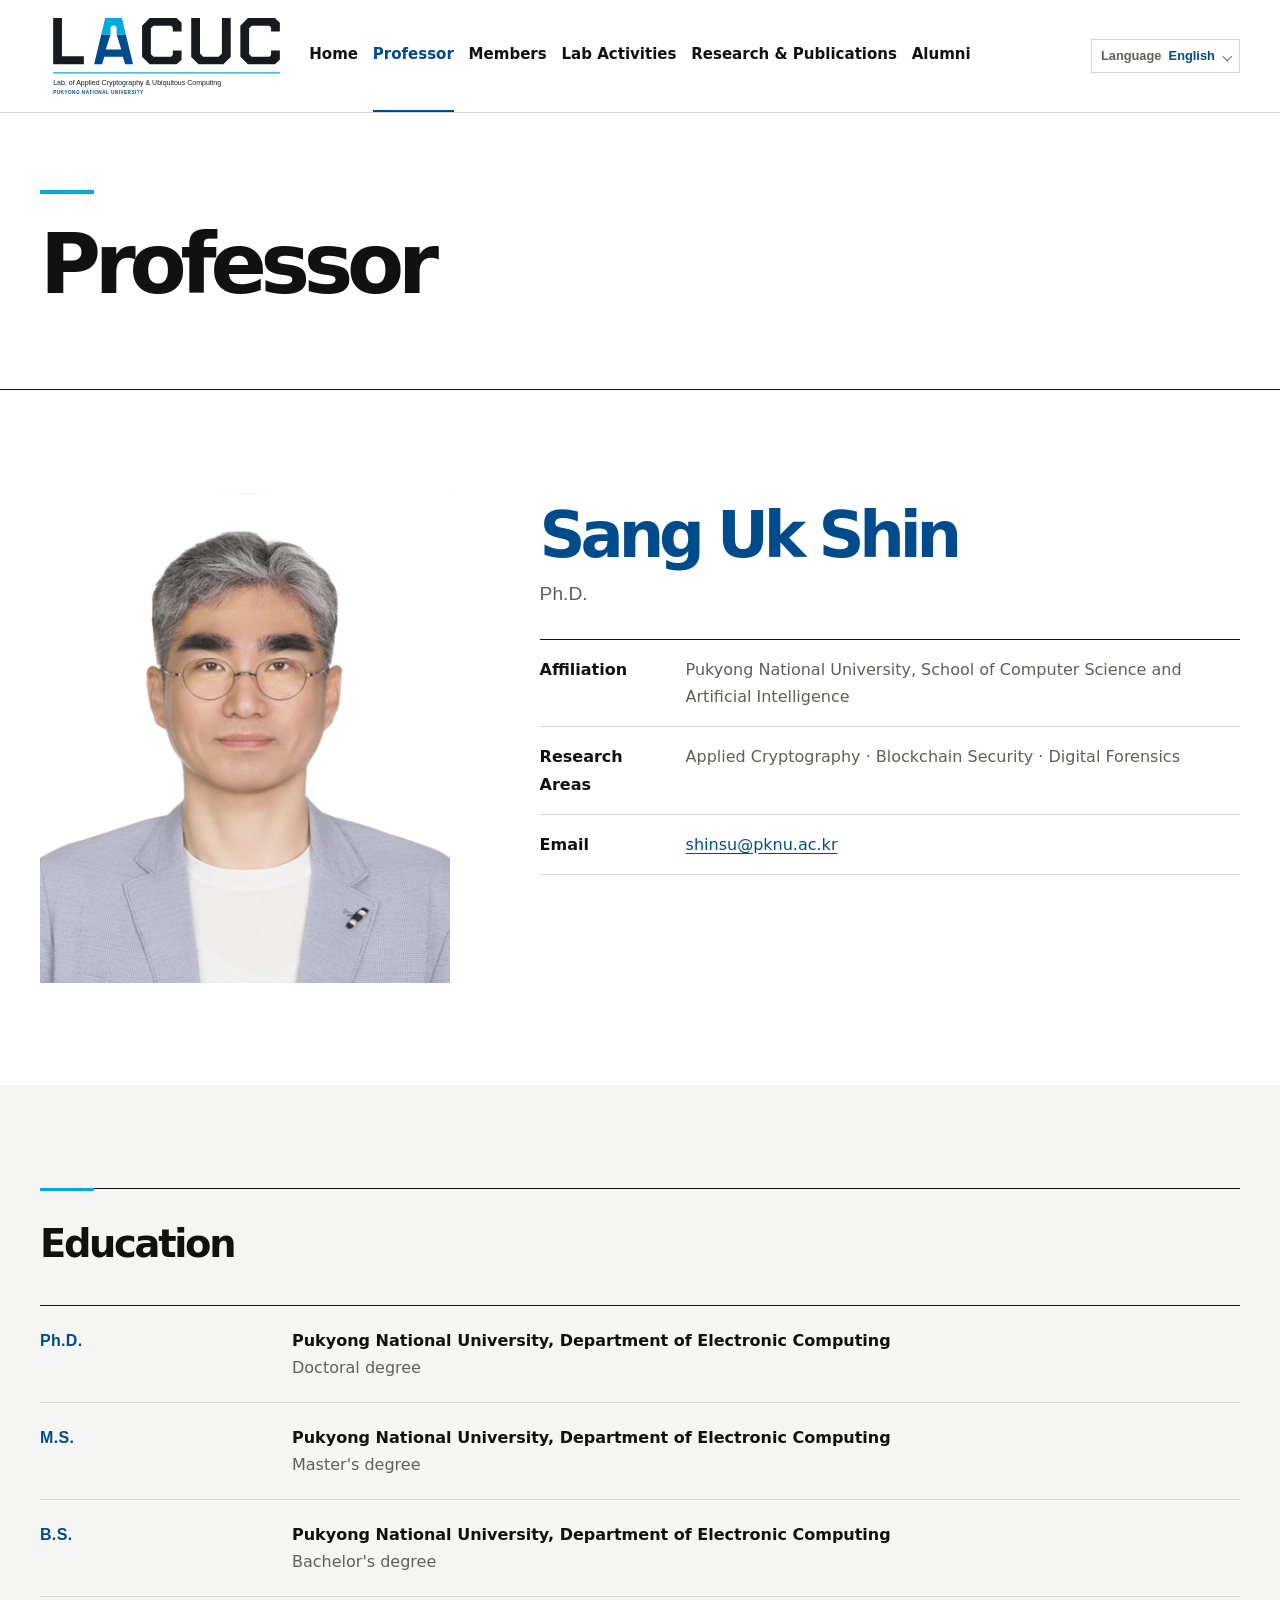
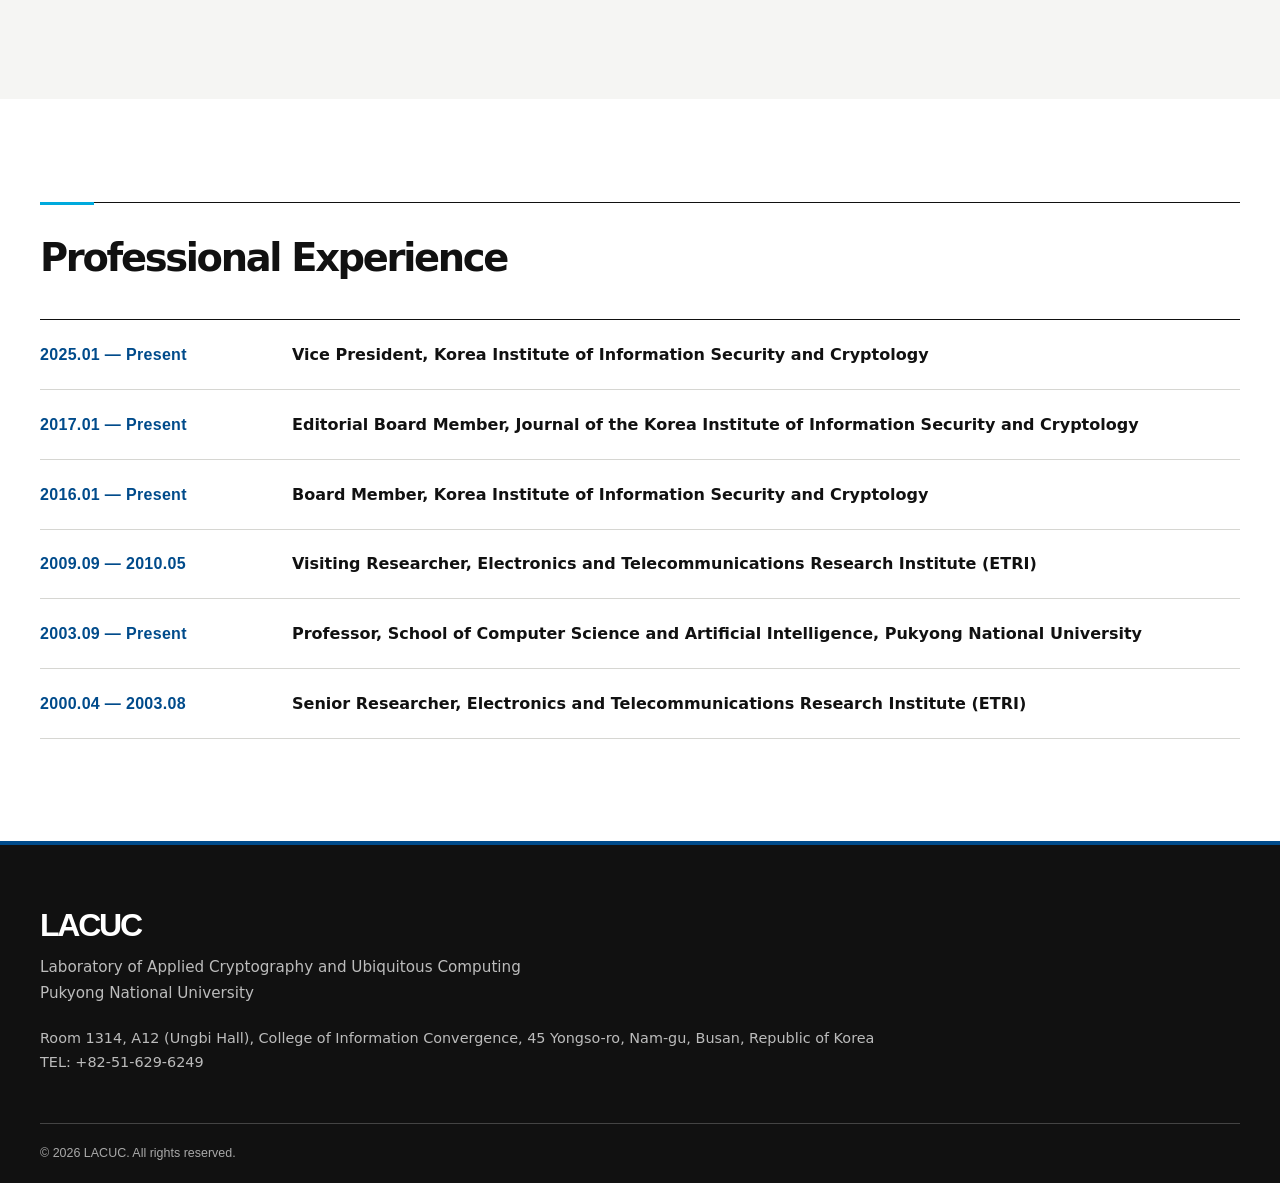
<file: site/en/professor.html>
<!doctype html>
<html lang="en">
<head>
  <meta charset="utf-8">
  <meta name="viewport" content="width=device-width, initial-scale=1">
  <meta name="description" content="Meet LACUC professor Sang Uk Shin and learn about his education, career, and research areas.">
  <title>Professor | LACUC</title>
  <meta property="og:type" content="website">
  <meta property="og:locale" content="en_US">
  <meta property="og:site_name" content="LACUC">
  <meta property="og:title" content="Professor | LACUC">
  <meta property="og:description" content="LACUC is a research laboratory at Pukyong National University.">
  <meta property="og:url" content="https://pknu-lacuc.github.io/en/professor.html">
  <meta property="og:image" content="https://pknu-lacuc.github.io/assets/share-preview.png">
  <meta property="og:image:type" content="image/png">
  <meta property="og:image:width" content="1200">
  <meta property="og:image:height" content="630">
  <meta property="og:image:alt" content="Pukyong National University LACUC logo">
  <meta name="twitter:card" content="summary_large_image">
  <meta name="twitter:title" content="Professor | LACUC">
  <meta name="twitter:description" content="LACUC is a research laboratory at Pukyong National University.">
  <meta name="twitter:image" content="https://pknu-lacuc.github.io/assets/share-preview.png">
  <link rel="icon" href="../assets/brand/09-app-icon.svg" type="image/svg+xml">
  <link rel="stylesheet" href="../assets/style.css">
  <script defer src="../assets/main.js"></script>
</head>
<body>
  <a class="skip-link" href="#main">Skip to main content</a>
  <header class="site-header"><div class="container header-inner">
    <a class="brand" href="index.html" aria-label="Go to LACUC home"><img src="../assets/brand/05-signature.svg" alt="" width="265" height="103"></a>
    <button class="menu-toggle" type="button" aria-label="Open menu" aria-controls="site-nav" aria-expanded="false"><span aria-hidden="true"></span></button>
    <nav class="site-nav" id="site-nav" aria-label="Main navigation"><a href="index.html">Home</a><a href="professor.html" aria-current="page">Professor</a><a href="members.html">Members</a><a href="activities.html">Lab Activities</a><a href="research.html">Research &amp; Publications</a><a href="alumni.html">Alumni</a></nav>
    <details class="language-switch"><summary aria-label="Language: English"><span class="language-label">Language</span><strong>English</strong></summary><div class="language-options"><a href="../professor.html" lang="ko">한국어</a><a href="professor.html" lang="en" aria-current="page">English</a></div></details>
  </div></header>
  <main id="main">
    <section class="page-hero"><div class="container"><h1>Professor</h1></div></section>
    <section class="section"><div class="container professor-layout">
      <figure class="professor-photo"><img src="../assets/professor-shin.png" alt="Portrait of Professor Sang Uk Shin" width="392" height="490"></figure>
      <div class="professor-info"><h2>Sang Uk Shin</h2><p class="romanized">Ph.D.</p>
        <dl class="detail-list"><div><dt>Affiliation</dt><dd>Pukyong National University, School of Computer Science and Artificial Intelligence</dd></div><div><dt>Research Areas</dt><dd>Applied Cryptography · Blockchain Security · Digital Forensics</dd></div><div><dt>Email</dt><dd><button class="email-copy" type="button" data-copy-email="shinsu@pknu.ac.kr" title="Copy email" aria-label="Copy shinsu@pknu.ac.kr">shinsu@pknu.ac.kr</button><span class="copy-feedback" role="status"></span></dd></div></dl>
      </div>
    </div></section>
    <section class="section soft"><div class="container"><div class="subsection-head section-divider"><h2>Education</h2></div><div class="timeline"><div class="timeline-item"><div class="date">Ph.D.</div><p><strong>Pukyong National University, Department of Electronic Computing</strong><span>Doctoral degree</span></p></div><div class="timeline-item"><div class="date">M.S.</div><p><strong>Pukyong National University, Department of Electronic Computing</strong><span>Master's degree</span></p></div><div class="timeline-item"><div class="date">B.S.</div><p><strong>Pukyong National University, Department of Electronic Computing</strong><span>Bachelor's degree</span></p></div></div></div></section>
    <section class="section"><div class="container"><div class="subsection-head section-divider"><h2>Professional Experience</h2></div><div class="timeline">
      <div class="timeline-item"><div class="date">2025.01 — Present</div><p><strong>Vice President, Korea Institute of Information Security and Cryptology</strong></p></div>
      <div class="timeline-item"><div class="date">2017.01 — Present</div><p><strong>Editorial Board Member, Journal of the Korea Institute of Information Security and Cryptology</strong></p></div>
      <div class="timeline-item"><div class="date">2016.01 — Present</div><p><strong>Board Member, Korea Institute of Information Security and Cryptology</strong></p></div>
      <div class="timeline-item"><div class="date">2009.09 — 2010.05</div><p><strong>Visiting Researcher, Electronics and Telecommunications Research Institute (ETRI)</strong></p></div>
      <div class="timeline-item"><div class="date">2003.09 — Present</div><p><strong>Professor, School of Computer Science and Artificial Intelligence, Pukyong National University</strong></p></div>
      <div class="timeline-item"><div class="date">2000.04 — 2003.08</div><p><strong>Senior Researcher, Electronics and Telecommunications Research Institute (ETRI)</strong></p></div>
    </div></div></section>
  </main>
  <footer class="site-footer"><div class="container footer-inner"><div class="footer-brand">LACUC</div><p class="footer-title">Laboratory of Applied Cryptography and Ubiquitous Computing<br>Pukyong National University</p><address class="footer-contact">Room 1314, A12 (Ungbi Hall), College of Information Convergence, 45 Yongso-ro, Nam-gu, Busan, Republic of Korea<br><a href="tel:+82516296249">TEL: +82-51-629-6249</a></address></div><div class="container footer-bottom"><span>© <span data-year>2026</span> LACUC. All rights reserved.</span></div></footer>
</body>
</html>
</file>
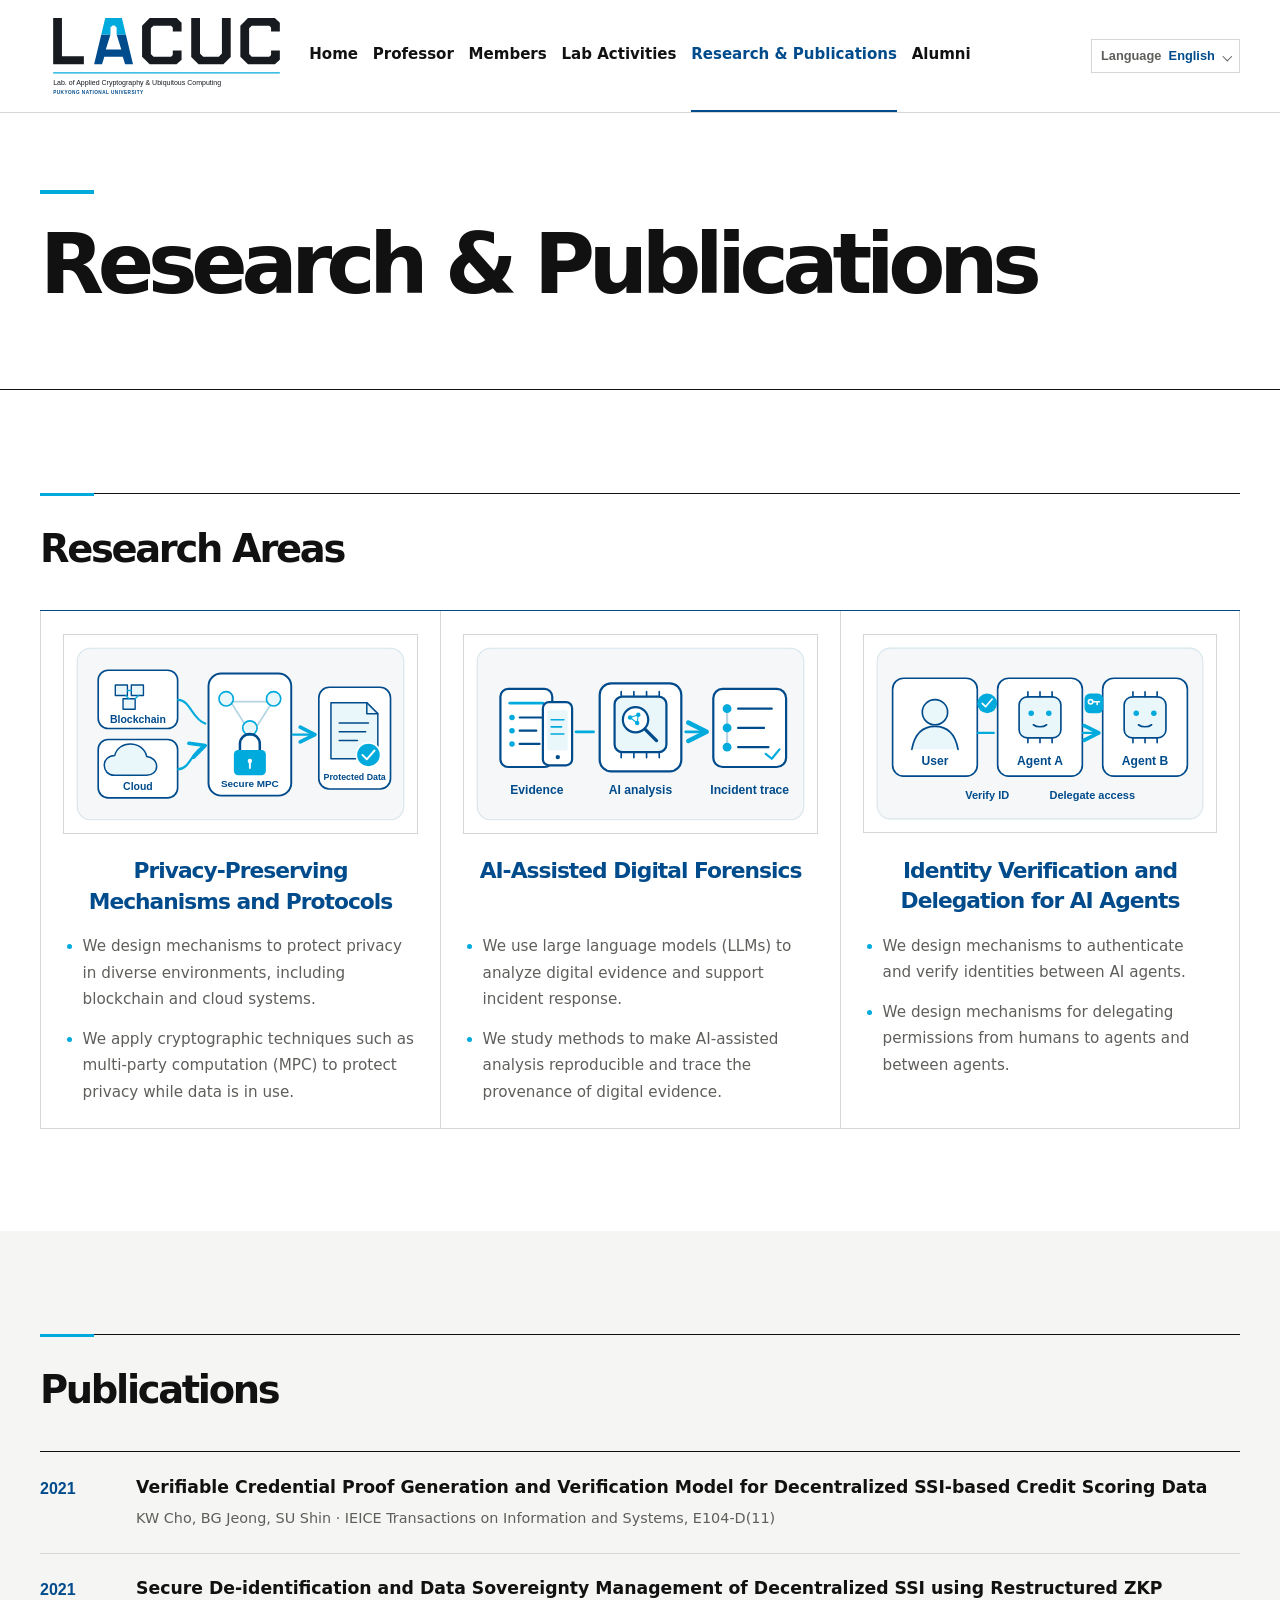
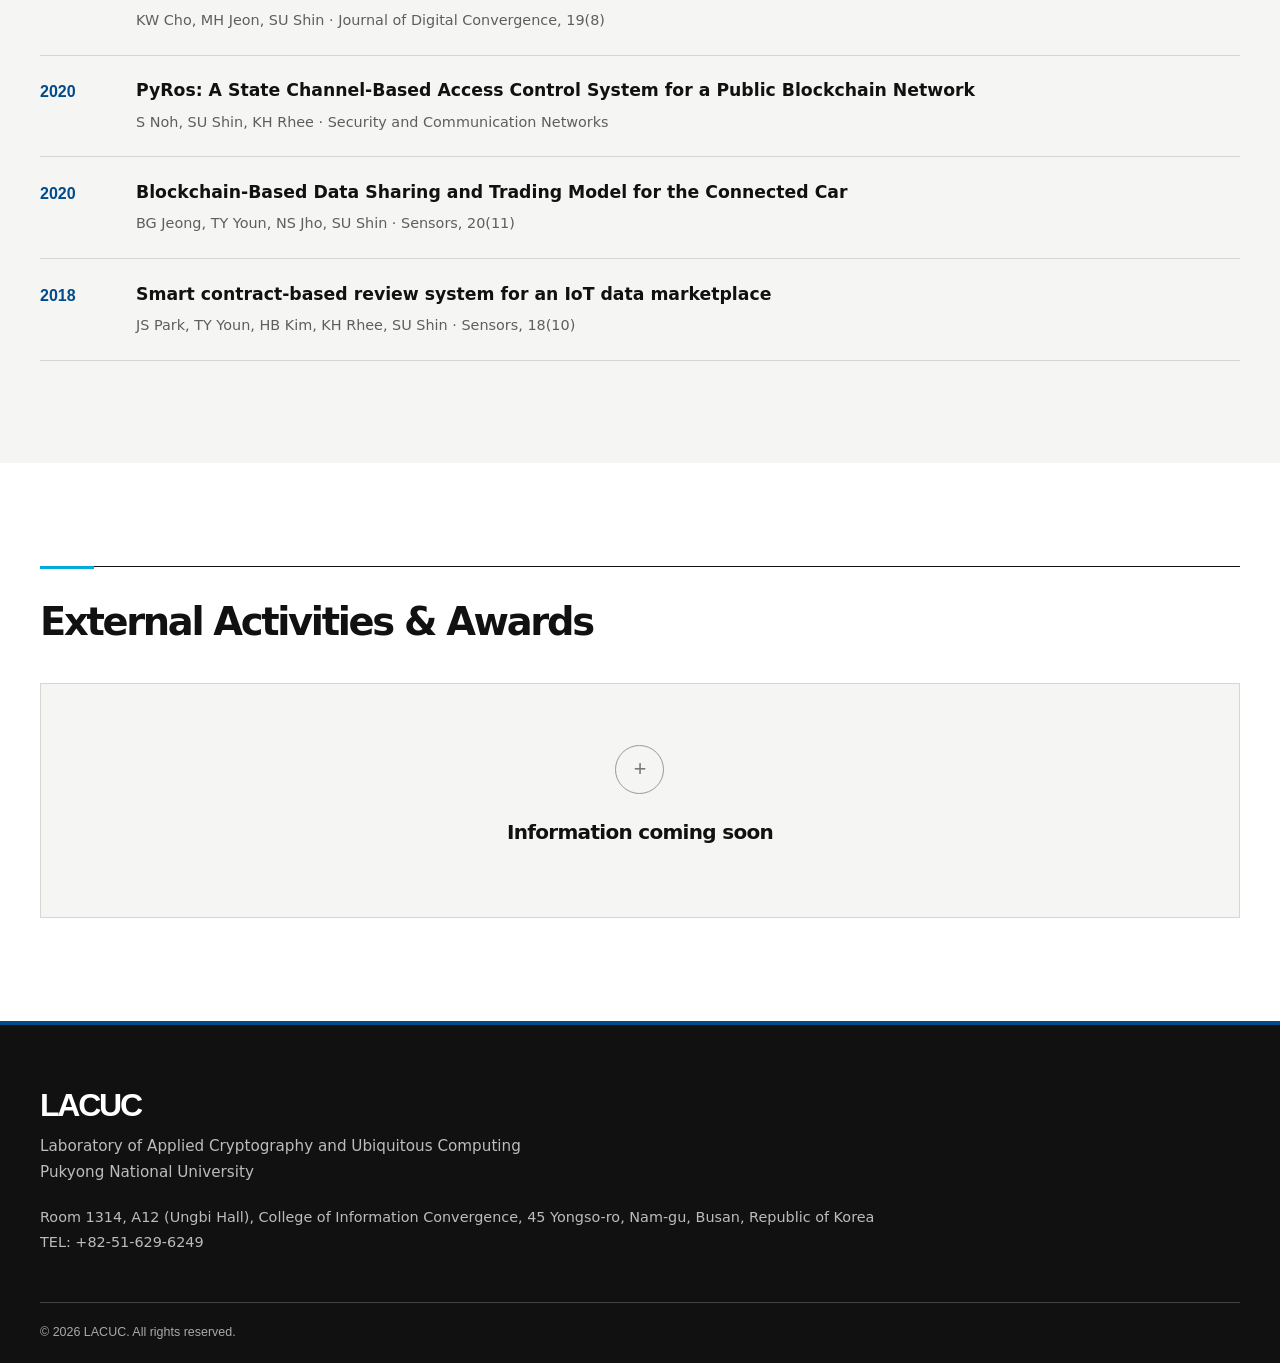
<file: site/en/research.html>
<!doctype html>
<html lang="en">
<head>
  <meta charset="utf-8">
  <meta name="viewport" content="width=device-width, initial-scale=1">
  <meta name="description" content="Explore LACUC's research in privacy protection, AI-assisted digital forensics, and AI agent identity and delegation, along with selected publications.">
  <title>Research &amp; Publications | LACUC</title>
  <meta property="og:type" content="website">
  <meta property="og:locale" content="en_US">
  <meta property="og:site_name" content="LACUC">
  <meta property="og:title" content="Research &amp; Publications | LACUC">
  <meta property="og:description" content="LACUC is a research laboratory at Pukyong National University.">
  <meta property="og:url" content="https://pknu-lacuc.github.io/en/research.html">
  <meta property="og:image" content="https://pknu-lacuc.github.io/assets/share-preview.png">
  <meta property="og:image:type" content="image/png">
  <meta property="og:image:width" content="1200">
  <meta property="og:image:height" content="630">
  <meta property="og:image:alt" content="LACUC logo at Pukyong National University">
  <meta name="twitter:card" content="summary_large_image">
  <meta name="twitter:title" content="Research &amp; Publications | LACUC">
  <meta name="twitter:description" content="LACUC is a research laboratory at Pukyong National University.">
  <meta name="twitter:image" content="https://pknu-lacuc.github.io/assets/share-preview.png">
  <link rel="icon" href="../assets/brand/09-app-icon.svg" type="image/svg+xml">
  <link rel="stylesheet" href="../assets/style.css">
  <script defer src="../assets/main.js"></script>
</head>
<body>
  <a class="skip-link" href="#main">Skip to main content</a>
  <header class="site-header"><div class="container header-inner">
    <a class="brand" href="index.html" aria-label="Go to LACUC home"><img src="../assets/brand/05-signature.svg" alt="" width="265" height="103"></a>
    <button class="menu-toggle" type="button" aria-label="Open menu" aria-controls="site-nav" aria-expanded="false"><span aria-hidden="true"></span></button>
    <nav class="site-nav" id="site-nav" aria-label="Main navigation"><a href="index.html">Home</a><a href="professor.html">Professor</a><a href="members.html">Members</a><a href="activities.html">Lab Activities</a><a href="research.html" aria-current="page">Research &amp; Publications</a><a href="alumni.html">Alumni</a></nav>
    <details class="language-switch"><summary aria-label="Language: English"><span class="language-label">Language</span><strong>English</strong></summary><div class="language-options"><a href="../research.html" lang="ko">한국어</a><a href="research.html" lang="en" aria-current="page">English</a></div></details>
  </div></header>
  <main id="main">
    <section class="page-hero"><div class="container"><h1>Research &amp; Publications</h1></div></section>
    <section class="section" id="fields"><div class="container"><div class="subsection-head section-divider"><h2>Research Areas</h2></div><div class="field-grid">
      <article class="field-card" id="privacy">
        <figure class="field-figure"><img src="../assets/research/privacy-protocol-en.svg" alt="Blockchain and cloud data are protected through a privacy-preserving cryptographic protocol" width="640" height="360" loading="lazy"></figure>
        <div class="field-copy">
          <h3>Privacy-Preserving Mechanisms and Protocols</h3>
          <ul>
            <li>We design mechanisms to protect privacy in diverse environments, including blockchain and cloud systems.</li>
            <li>We apply cryptographic techniques such as multi-party computation (MPC) to protect privacy while data is in use.</li>
          </ul>
        </div>
      </article>
      <article class="field-card" id="ai-forensics">
        <figure class="field-figure"><img src="../assets/research/ai-forensics-en.svg" alt="Digital evidence is analyzed with AI to reconstruct an incident and trace its sources" width="640" height="360" loading="lazy"></figure>
        <div class="field-copy">
          <h3>AI-Assisted Digital Forensics</h3>
          <ul>
            <li>We use large language models (LLMs) to analyze digital evidence and support incident response.</li>
            <li>We study methods to make AI-assisted analysis reproducible and trace the provenance of digital evidence.</li>
          </ul>
        </div>
      </article>
      <article class="field-card" id="agent-delegation">
        <figure class="field-figure"><img src="../assets/research/agent-delegation-en.svg" alt="After identity verification, Agent A delegates limited permissions to Agent B" width="640" height="360" loading="lazy"></figure>
        <div class="field-copy">
          <h3>Identity Verification and Delegation for AI Agents</h3>
          <ul>
            <li>We design mechanisms to authenticate and verify identities between AI agents.</li>
            <li>We design mechanisms for delegating permissions from humans to agents and between agents.</li>
          </ul>
        </div>
      </article>
    </div></div></section>
    <section class="section soft" id="papers"><div class="container"><div class="subsection-head section-divider"><h2>Publications</h2></div><div class="paper-list">
      <article class="paper-item"><span class="paper-year">2021</span><div><h3>Verifiable Credential Proof Generation and Verification Model for Decentralized SSI-based Credit Scoring Data</h3><p>KW Cho, BG Jeong, SU Shin · IEICE Transactions on Information and Systems, E104-D(11)</p></div></article>
      <article class="paper-item"><span class="paper-year">2021</span><div><h3>Secure De-identification and Data Sovereignty Management of Decentralized SSI using Restructured ZKP</h3><p>KW Cho, MH Jeon, SU Shin · Journal of Digital Convergence, 19(8)</p></div></article>
      <article class="paper-item"><span class="paper-year">2020</span><div><h3>PyRos: A State Channel-Based Access Control System for a Public Blockchain Network</h3><p>S Noh, SU Shin, KH Rhee · Security and Communication Networks</p></div></article>
      <article class="paper-item"><span class="paper-year">2020</span><div><h3>Blockchain-Based Data Sharing and Trading Model for the Connected Car</h3><p>BG Jeong, TY Youn, NS Jho, SU Shin · Sensors, 20(11)</p></div></article>
      <article class="paper-item"><span class="paper-year">2018</span><div><h3>Smart contract-based review system for an IoT data marketplace</h3><p>JS Park, TY Youn, HB Kim, KH Rhee, SU Shin · Sensors, 18(10)</p></div></article>
    </div></div></section>
    <section class="section" id="achievements"><div class="container"><div class="subsection-head section-divider"><h2>External Activities &amp; Awards</h2></div><div class="placeholder compact"><div class="placeholder-inner"><span class="placeholder-symbol" aria-hidden="true">+</span><h3>Information coming soon</h3></div></div></div></section>
  </main>
  <footer class="site-footer"><div class="container footer-inner"><div class="footer-brand">LACUC</div><p class="footer-title">Laboratory of Applied Cryptography and Ubiquitous Computing<br>Pukyong National University</p><address class="footer-contact">Room 1314, A12 (Ungbi Hall), College of Information Convergence, 45 Yongso-ro, Nam-gu, Busan, Republic of Korea<br><a href="tel:+82516296249">TEL: +82-51-629-6249</a></address></div><div class="container footer-bottom"><span>© <span data-year>2026</span> LACUC. All rights reserved.</span></div></footer>
</body>
</html>
</file>
<file: site/assets/style.css>
:root {
  color-scheme: light;
  --ink: #111;
  --paper: #fff;
  --soft: #f5f5f3;
  --line: #d6d6d2;
  --muted: #5e5e5b;
  --pknu-navy: #004b8b;
  --pknu-cyan: #00aadd;
  --max: 1200px;
}

* { box-sizing: border-box; }

html { scroll-behavior: smooth; }

body {
  margin: 0;
  background: var(--paper);
  color: var(--ink);
  font-family: "Noto Sans KR", "Apple SD Gothic Neo", "Malgun Gothic", system-ui, sans-serif;
  font-size: 16px;
  line-height: 1.7;
  word-break: keep-all;
}

a { color: inherit; text-decoration: none; }
button { font: inherit; }
img { display: block; max-width: 100%; }
::selection { background: var(--pknu-navy); color: var(--paper); }
:focus-visible { outline: 2px solid currentColor; outline-offset: 4px; }

.skip-link {
  position: fixed;
  z-index: 100;
  left: 1rem;
  top: -5rem;
  padding: .65rem 1rem;
  background: var(--paper);
  color: var(--ink);
  border: 1px solid var(--ink);
}
.skip-link:focus { top: 1rem; }

.container { width: min(calc(100% - 3rem), var(--max)); margin-inline: auto; }
.site-header { position: relative; z-index: 20; background: var(--paper); border-bottom: 1px solid var(--line); }
.header-inner { min-height: 112px; display: grid; grid-template-columns: minmax(0, 1fr) auto minmax(0, 1fr); align-items: center; gap: 1rem; }
.brand { display: inline-flex; align-items: center; line-height: 1; flex: none; }
.brand img { width: 265px; height: auto; }
.site-nav { display: flex; align-items: center; justify-self: center; gap: clamp(.65rem, 1.15vw, 1.25rem); }
.site-nav a { display: inline-flex; align-items: center; min-height: 112px; border-bottom: 2px solid transparent; font-size: .94rem; font-weight: 600; white-space: nowrap; }
.site-nav a:hover, .site-nav a[aria-current="page"] { border-bottom-color: var(--pknu-navy); color: var(--pknu-navy); }
.language-switch { position: relative; justify-self: end; border: 1px solid var(--line); background: var(--paper); color: var(--muted); font-family: Arial, "Noto Sans KR", sans-serif; font-size: .8rem; font-weight: 700; white-space: nowrap; }
.language-switch summary { display: flex; align-items: center; gap: .45rem; padding: .35rem .55rem; list-style: none; cursor: pointer; }
.language-switch summary::-webkit-details-marker { display: none; }
.language-switch summary::after { width: .35rem; height: .35rem; margin-left: .1rem; border-right: 1px solid currentColor; border-bottom: 1px solid currentColor; content: ""; transform: rotate(45deg); }
.language-switch[open] summary::after { transform: rotate(225deg); }
.language-switch strong { color: var(--pknu-navy); }
.language-options { position: absolute; z-index: 30; top: calc(100% + .3rem); right: -1px; min-width: calc(100% + 2px); padding: .2rem; border: 1px solid var(--line); background: var(--paper); box-shadow: 0 12px 24px rgba(0,0,0,.1); }
.language-options a { display: block; padding: .35rem .55rem; }
.language-options a:hover, .language-options a[aria-current="page"] { background: #f1f4f6; color: var(--pknu-navy); }
.menu-toggle { display: none; width: 44px; height: 44px; align-items: center; justify-content: center; border: 1px solid var(--line); background: var(--paper); color: var(--ink); cursor: pointer; }
.menu-toggle span, .menu-toggle span::before, .menu-toggle span::after { display: block; width: 18px; height: 1.5px; background: currentColor; content: ""; position: relative; }
.menu-toggle span::before { position: absolute; top: -6px; }
.menu-toggle span::after { position: absolute; top: 6px; }

.eyebrow { margin: 0 0 1.3rem; font-family: Arial, sans-serif; font-size: .8rem; font-weight: 800; letter-spacing: .15em; text-transform: uppercase; }
.eyebrow.light { color: var(--pknu-cyan); }
.hero { position: relative; overflow: hidden; background: var(--ink); color: var(--paper); }
.hero-inner { padding-block: clamp(6rem, 11vw, 10rem); }
.hero h1 { margin: 0; max-width: 1100px; font-size: clamp(2.7rem, 5.5vw, 5.5rem); line-height: 1.18; font-weight: 750; letter-spacing: -.07em; }
.hero h1 span { display: block; }
.hero-accent { color: var(--pknu-cyan); }
.hero-actions { display: flex; gap: .75rem; flex-wrap: wrap; margin-top: 2.5rem; }
.button { display: inline-flex; align-items: center; justify-content: center; min-height: 50px; padding: .7rem 1.3rem; border: 1px solid var(--ink); font-size: .92rem; font-weight: 700; transition: background .2s, color .2s; }
.button:hover { background: #444; color: #fff; }
.button.inverse { border-color: #fff; background: #fff; color: var(--ink); }
.button.inverse:hover { border-color: var(--pknu-cyan); background: var(--pknu-cyan); color: var(--ink); }
.button.outline-light { border-color: #999; color: #fff; }
.button.outline-light:hover { border-color: #fff; background: #fff; color: var(--ink); }

.section { padding-block: clamp(4.5rem, 8vw, 8rem); }
.section.soft { background: var(--soft); }
.section-head { display: flex; align-items: end; justify-content: space-between; gap: 2rem; margin-bottom: 2.5rem; }
.section-head h2, .section-title { margin: 0; font-size: clamp(2rem, 3.8vw, 3.6rem); line-height: 1.25; letter-spacing: -.065em; font-weight: 750; }
.section-head h2::before, .section-title::before { display: block; width: 48px; height: 3px; margin-bottom: 1.2rem; background: var(--pknu-cyan); content: ""; }
.text-link { display: inline-flex; align-items: center; padding-bottom: .2rem; border-bottom: 1px solid var(--pknu-navy); color: var(--pknu-navy); font-size: .94rem; font-weight: 700; white-space: nowrap; }
.text-link:hover { opacity: .6; }
.intro-grid { display: grid; grid-template-columns: minmax(260px, .8fr) 1.2fr; gap: clamp(2rem, 6vw, 7rem); align-items: start; }
.intro-copy { max-width: 700px; font-size: clamp(1.1rem, 1.8vw, 1.35rem); line-height: 1.85; letter-spacing: -.025em; }
.rule-list { border-top: 1px solid var(--ink); }
.rule-list .row { display: grid; grid-template-columns: 90px 1fr; gap: 1rem; border-bottom: 1px solid var(--line); padding-block: 1.15rem; }
.rule-list strong { align-self: center; color: var(--pknu-navy); font-size: .92rem; }
.rule-list span { color: var(--muted); }
.rule-list a { color: var(--pknu-navy); font-size: .94rem; text-decoration: underline; text-underline-offset: .2em; overflow-wrap: anywhere; }

.research-grid { display: grid; grid-template-columns: repeat(3, minmax(0, 1fr)); border-top: 1px solid var(--pknu-navy); border-left: 1px solid var(--line); }
.research-card { min-height: 110px; display: flex; align-items: baseline; justify-content: space-between; gap: 1rem; padding: 1.25rem 1.5rem; border-right: 1px solid var(--line); border-bottom: 1px solid var(--line); transition: background .2s, color .2s; }
.research-card:hover { background: #f1f4f6; color: var(--pknu-navy); }
.research-card h3 { margin: 0; font-size: 1.45rem; line-height: 1.35; letter-spacing: -.045em; }
.research-card .card-corner { color: var(--pknu-navy); font-size: 1.25rem; line-height: 1; }

.page-hero { border-bottom: 1px solid var(--ink); }
.page-hero .container { padding-block: clamp(3.5rem, 6vw, 5.5rem); }
.page-hero h1 { margin: 0; font-size: clamp(3.1rem, 6.5vw, 6rem); line-height: 1.14; letter-spacing: -.075em; }
.page-hero h1::before { display: block; width: 54px; height: 4px; margin-bottom: 1.5rem; background: var(--pknu-cyan); content: ""; }
.page-hero p:not(.eyebrow) { max-width: 670px; margin: 1.3rem 0 0; color: var(--muted); font-size: 1.08rem; }
.section-divider { position: relative; border-top: 1px solid var(--ink); padding-top: 1.4rem; }
.section-divider::before { position: absolute; top: -1px; left: 0; width: 54px; height: 3px; background: var(--pknu-cyan); content: ""; }
.subsection-head { display: flex; justify-content: space-between; align-items: baseline; gap: 1.5rem; margin-bottom: 1.8rem; }
.subsection-head h2 { margin: 0; font-size: clamp(1.7rem, 3vw, 2.5rem); letter-spacing: -.06em; }

.professor-layout { display: grid; grid-template-columns: minmax(280px, 410px) 1fr; gap: clamp(2.5rem, 7vw, 7rem); align-items: start; }
.professor-photo { margin: 0; }
.professor-photo img { width: 100%; aspect-ratio: 4 / 5; object-fit: cover; object-position: center top; background: var(--soft); }
.professor-info h2 { margin: .4rem 0 0; color: var(--pknu-navy); font-size: clamp(3rem, 5vw, 5rem); line-height: 1.15; letter-spacing: -.08em; }
.professor-info .romanized { margin: .3rem 0 1.8rem; color: var(--muted); font-family: Arial, sans-serif; font-size: 1.2rem; }
.detail-list { margin: 0; border-top: 1px solid var(--ink); }
.detail-list div { display: grid; grid-template-columns: 130px 1fr; gap: 1rem; padding-block: 1rem; border-bottom: 1px solid var(--line); }
.detail-list dt { font-weight: 700; }
.detail-list dd { margin: 0; color: var(--muted); }
.email-copy { padding: 0; border: 0; background: none; color: var(--pknu-navy); font: inherit; text-align: left; text-decoration: underline; text-underline-offset: .2em; overflow-wrap: anywhere; cursor: pointer; }
.email-copy:disabled { color: var(--muted); text-decoration: none; cursor: default; }
.copy-feedback:not(:empty) { margin-left: .5rem; color: var(--pknu-navy); font-size: .85em; }
.timeline { border-top: 1px solid var(--ink); }
.timeline-item { display: grid; grid-template-columns: 220px 1fr; gap: 2rem; padding-block: 1.3rem; border-bottom: 1px solid var(--line); }
.timeline-item .date { color: var(--pknu-navy); font-family: Arial, sans-serif; font-weight: 700; letter-spacing: .02em; }
.timeline-item p { margin: 0; }
.timeline-item strong { display: block; }
.timeline-item span { color: var(--muted); }

.placeholder { min-height: 330px; display: grid; place-items: center; padding: 2.5rem; border: 1px solid var(--line); background: var(--soft); text-align: center; }
.placeholder-inner { max-width: 370px; }
.placeholder-symbol { width: 49px; height: 49px; display: grid; place-items: center; margin: 0 auto 1.3rem; border: 1px solid #999; border-radius: 50%; color: #777; font-family: Arial, sans-serif; font-size: 1.35rem; }
.placeholder h3 { margin: 0 0 .5rem; font-size: 1.25rem; letter-spacing: -.035em; }
.placeholder p { margin: 0; color: var(--muted); font-size: .93rem; }
.placeholder.compact { min-height: 235px; }
.member-grid { display: grid; grid-template-columns: repeat(2, minmax(0, 1fr)); gap: 1.2rem; }
.member-card { display: grid; grid-template-columns: 42% 1fr; border: 1px solid var(--line); background: var(--paper); }
.member-card .photo-placeholder { min-height: 280px; display: grid; place-items: center; background: var(--soft); border-right: 1px dashed var(--line); color: #777; text-align: center; font-size: .9rem; }
.member-card > img { width: 100%; height: 100%; min-height: 280px; object-fit: cover; }
.member-card .card-body { min-width: 0; padding: 1.4rem; }
.member-card h3 { margin: 0 0 .4rem; font-size: 1.1rem; }
.member-name-row { display: flex; align-items: baseline; gap: .45rem; margin-bottom: .4rem; }
.member-name-row h3 { margin: 0; white-space: nowrap; }
.member-card .member-role { white-space: nowrap; }
.member-card p { margin: 0; color: var(--muted); font-size: .9rem; }
.member-card .romanized { margin: -.2rem 0 .75rem; font-family: Arial, sans-serif; font-size: .9rem; }
.member-card dl { margin: 1.2rem 0 0; border-top: 1px solid var(--line); }
.member-card dl div { display: flex; gap: .65rem; justify-content: space-between; padding-top: .55rem; font-size: .9rem; }
.member-card dt { flex: none; font-weight: 700; white-space: nowrap; }
.member-card dd { min-width: 0; margin: 0; color: var(--muted); font-size: .82rem; line-height: 1.5; text-align: right; overflow-wrap: anywhere; }
.member-interests span { display: block; }
.member-card dd a { color: var(--pknu-navy); text-decoration: underline; text-underline-offset: .2em; }
.gallery-grid { display: grid; grid-template-columns: repeat(3, minmax(0, 1fr)); gap: 1rem; }
.gallery-card { min-width: 0; margin: 0; border: 1px solid var(--line); background: var(--paper); }
.gallery-card img { display: block; width: 100%; aspect-ratio: 4 / 3; object-fit: contain; background: var(--paper); }
.gallery-card figcaption { padding: .6rem .9rem; border-top: 1px solid var(--line); background: var(--paper); color: var(--ink); font-size: .94rem; font-weight: 700; line-height: 1.5; text-align: center; }

.field-grid { display: grid; grid-template-columns: repeat(3, minmax(0, 1fr)); border-top: 1px solid var(--pknu-navy); border-bottom: 1px solid var(--line); }
.field-card { min-width: 0; padding: 1.4rem; border-left: 1px solid var(--line); }
.field-card:last-child { border-right: 1px solid var(--line); }
.field-figure { margin: 0; border: 1px solid var(--line); background: var(--soft); }
.field-figure img { width: 100%; height: auto; }
.field-copy h3 { min-height: 2.8em; margin: 1.4rem 0 1rem; color: var(--pknu-navy); font-size: clamp(1.2rem, 1.7vw, 1.5rem); line-height: 1.4; letter-spacing: -.045em; text-align: center; }
.field-copy ul { margin: 0; padding-left: 1.2rem; color: var(--muted); font-size: .95rem; line-height: 1.75; }
.field-copy li + li { margin-top: .8rem; }
.field-copy li::marker { color: var(--pknu-cyan); }
.paper-list { border-top: 1px solid var(--ink); }
.paper-item { display: grid; grid-template-columns: 72px 1fr; gap: 1.5rem; padding-block: 1.4rem; border-bottom: 1px solid var(--line); }
.paper-year { color: var(--pknu-navy); font-family: Arial, sans-serif; font-weight: 800; }
.paper-item h3 { margin: 0 0 .35rem; font-size: 1.08rem; font-weight: 700; line-height: 1.5; word-break: normal; overflow-wrap: anywhere; }
.paper-item p { margin: 0; color: var(--muted); font-size: .9rem; }
.alumni-grid { display: grid; grid-template-columns: repeat(3, minmax(0, 1fr)); margin: 0; padding: 0; border-top: 1px solid var(--pknu-navy); border-left: 1px solid var(--line); list-style: none; }
.alumni-grid li { min-height: 125px; display: flex; align-items: center; padding: 1.8rem; border-right: 1px solid var(--line); border-bottom: 1px solid var(--line); font-size: clamp(1.25rem, 2vw, 1.7rem); font-weight: 700; letter-spacing: -.045em; }
.alumni-grid small { display: block; margin-top: .2rem; color: var(--muted); font-size: .9rem; font-weight: 500; line-height: 1.4; letter-spacing: 0; overflow-wrap: anywhere; }

.site-footer { border-top: 4px solid var(--pknu-navy); background: var(--ink); color: var(--paper); }
.footer-inner { padding-block: 4rem 3rem; }
.footer-brand { font-family: Arial, sans-serif; font-size: 2rem; font-weight: 800; letter-spacing: -.07em; line-height: 1; }
.footer-title { margin: .85rem 0 0; color: #bcbcbc; font-size: .95rem; white-space: nowrap; }
.footer-contact { margin: 1.2rem 0 0; color: #bcbcbc; font-size: .9rem; font-style: normal; }
.footer-contact a { color: inherit; text-decoration: none; }
.footer-bottom { display: flex; justify-content: space-between; gap: 1rem; padding-block: 1.2rem; border-top: 1px solid #444; color: #a9a9a9; font-family: Arial, sans-serif; font-size: .78rem; }

@media (max-width: 1200px) {
  .brand img { width: 205px; }
}

@media (max-width: 1090px) {
  .header-inner { min-height: 84px; grid-template-columns: minmax(0, 1fr) auto auto; gap: .75rem; }
  .language-switch { grid-column: 2; grid-row: 1; }
  .menu-toggle { display: inline-flex; grid-column: 3; grid-row: 1; }
  .site-nav { display: none; position: absolute; top: 84px; left: 0; right: 0; width: 100%; justify-self: stretch; padding: .5rem 1.5rem 1.4rem; background: var(--paper); border-bottom: 1px solid var(--ink); box-shadow: 0 18px 25px rgba(0,0,0,.06); }
  .site-nav.open { display: grid; gap: 0; }
  .site-nav a { min-height: 52px; border-bottom: 1px solid var(--line); }
  .site-nav a[aria-current="page"] { border-bottom-color: var(--ink); }
  .intro-grid, .professor-layout { grid-template-columns: 1fr; }
  .professor-photo { max-width: 410px; }
  .gallery-grid { grid-template-columns: repeat(2, minmax(0, 1fr)); }
  .alumni-grid { grid-template-columns: repeat(2, 1fr); }
}

@media (max-width: 800px) {
  .member-grid { grid-template-columns: 1fr; }
  .research-grid { grid-template-columns: 1fr; }
  .field-grid { grid-template-columns: 1fr; }
  .field-card { border-right: 1px solid var(--line); border-bottom: 1px solid var(--line); }
  .field-card:last-child { border-bottom: 0; }
  .field-figure { max-width: 640px; }
  .field-copy h3 { min-height: 0; }
}

@media (max-width: 640px) {
  .container { width: min(calc(100% - 2rem), var(--max)); }
  .brand img { width: clamp(140px, 38vw, 180px); }
  .language-switch .language-label { display: none; }
  .hero-inner { padding-block: 6rem 5rem; }
  .hero h1 { font-size: clamp(2.35rem, 9vw, 3.5rem); }
  html[lang="en"] .hero-inner { padding-block: 4.5rem 4rem; }
  html[lang="en"] .hero h1 { font-size: clamp(1.95rem, 8vw, 2.8rem); letter-spacing: -.055em; }
  .section-head, .subsection-head { display: block; }
  .section-head .text-link { margin-top: 1.3rem; }
  .research-grid, .member-grid, .alumni-grid { grid-template-columns: 1fr; }
  .gallery-grid { grid-template-columns: 1fr; }
  .research-card { min-height: 0; padding: 1.1rem 1.25rem; }
  .member-card { grid-template-columns: 38% 1fr; }
  .member-card .photo-placeholder { min-height: 230px; }
  .member-card > img { min-height: 230px; }
  html[lang="en"] .member-name-row { display: block; }
  html[lang="en"] .member-card .member-role { white-space: normal; }
  .member-card dl div { display: block; }
  .member-card dt { margin-bottom: .1rem; }
  .timeline-item { grid-template-columns: 1fr; gap: .3rem; }
  .footer-bottom { display: block; }
  .footer-title { white-space: normal; }
  .footer-bottom > span { display: block; margin-bottom: .4rem; }
}

@media (max-width: 480px) {
  .header-inner { gap: .4rem; }
  .language-switch summary { padding: .25rem .3rem; }
  .member-card { grid-template-columns: 35% 1fr; }
  .member-card .card-body { padding: 1rem; }
  .member-card .member-interests { font-size: .75rem; letter-spacing: -.01em; }
}

@media (prefers-reduced-motion: reduce) {
  html { scroll-behavior: auto; }
  *, *::before, *::after { transition-duration: .01ms !important; animation-duration: .01ms !important; }
}
</file>
